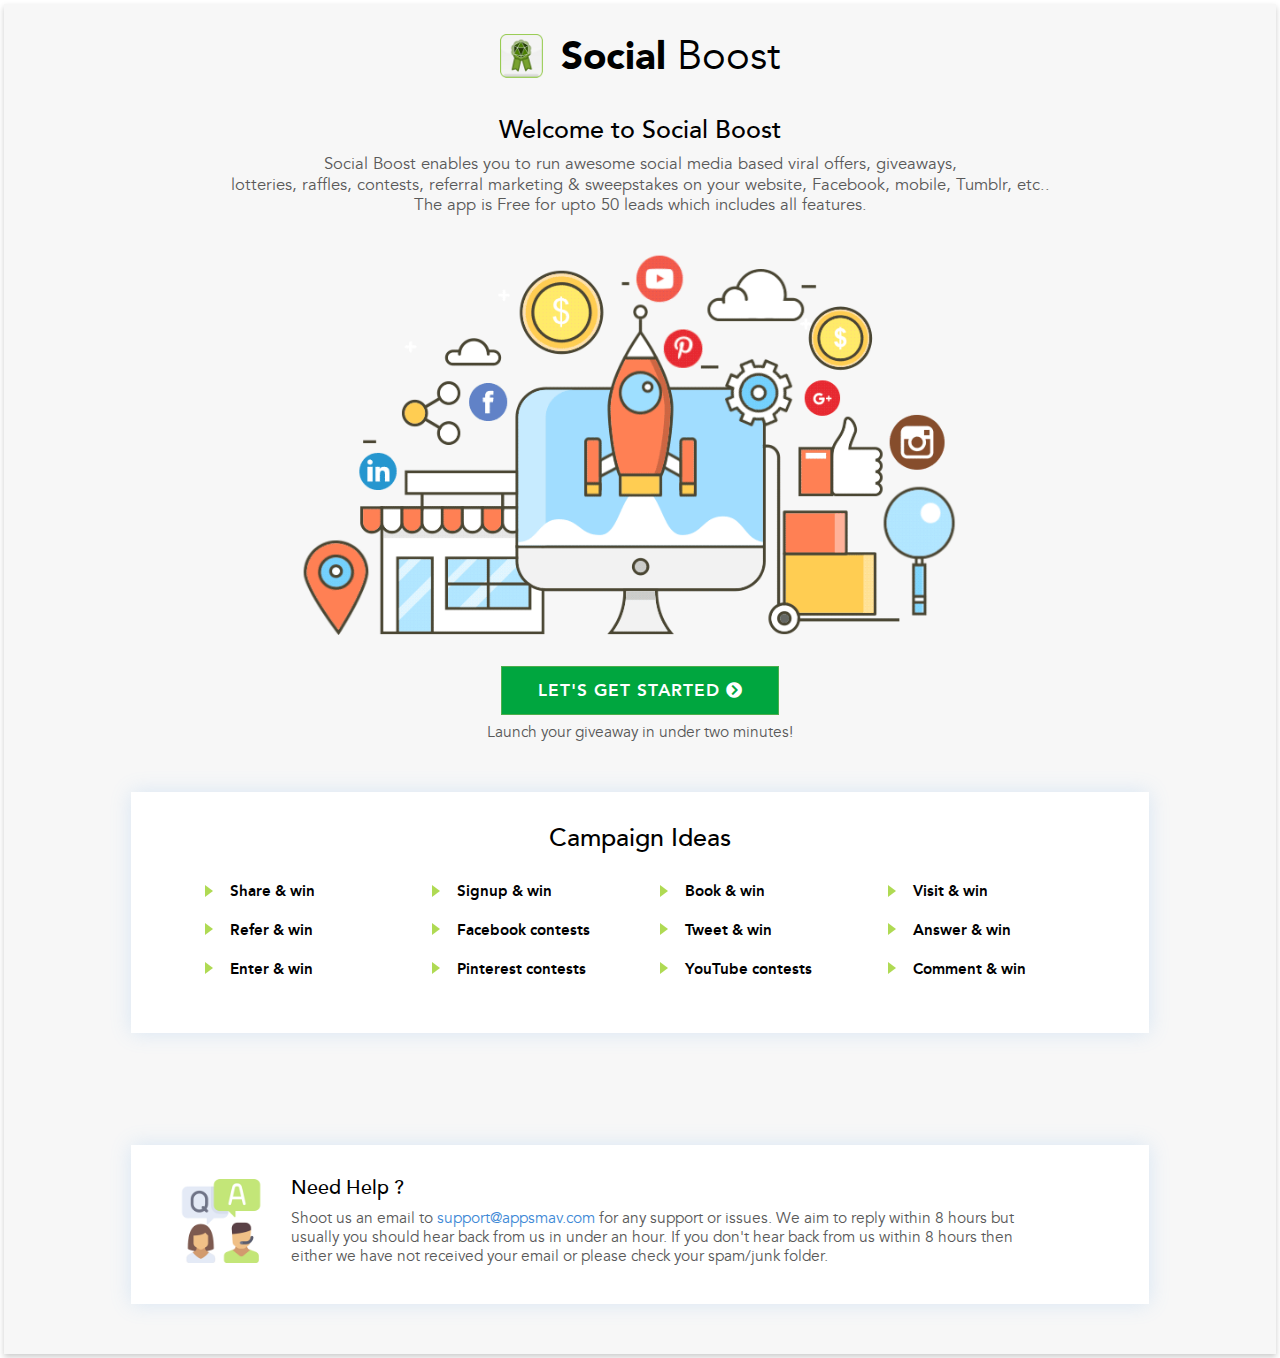
<file: index.html>
<!DOCTYPE html>
<html lang="en">
<head>
  <meta charset="UTF-8">
  <meta name="viewport" content="width=device-width, initial-scale=1.0, maximum-scale=1.0, user-scalable=no">
  <meta http-equiv="X-UA-Compatible" content="ie=edge">
  <title>Social Boost - Onboarding</title>
  <link rel="shortcut icon" href="./assets/img/logo.png" />
  <link rel="stylesheet" href="./assets/css/lib/bootstrap.min.css" />
  <link rel="stylesheet" href="./assets/css/lib/fontawesome-all.min.css" />
  <link rel="stylesheet" href="./assets/css/plugin-screen.css" />
</head>
<body>
  <div class="pgsContainer">

    <!-- Logo -->
    <h1><img src="./assets/img/logo.png" alt="Gratisfaction" /> <span><b>Social</b> Boost</span></h1>

    <section class="pgsSection welcomeSection text-center">

      <!-- Title Block -->
      <hgroup>
        <h2>Welcome to Social Boost</h2>
        <p>Social Boost enables you to run awesome social media based viral offers, giveaways, <br/>
          lotteries, raffles, contests, referral marketing & sweepstakes on your website, Facebook, mobile, Tumblr, etc..<br/>
          The app is Free for upto 50 leads which includes all features.</p>
      </hgroup>

      <div class="pgsImgBlk">
        <figure><img src="./assets/img/social-boost.gif" alt="Social Boost" /></figure>
      </div>

      <div class="btnBlk pgsWrapper">
        <a href="./select.html" class="btn btn-success btn-lg">Let's Get Started <i class="fa fa-chevron-circle-right"></i></a>
        <p>Launch your giveaway in under two minutes!</p>
      </div>

      <div class="pgsCampaignLinks pgsBox pgsWrapper">
        <h2>Campaign Ideas</h2>
        <ul>
          <li><a href="./boxed.html#campaignModal" id="cmpLink1">Share & win</a></li>
          <li><a href="./boxed.html#campaignModal" id="cmpLink2">Signup & win</a></li>
          <li><a href="./boxed.html#campaignModal" id="cmpLink3">Book & win</a></li>
          <li><a href="./boxed.html#campaignModal" id="cmpLink7">Visit & win</a></li>
          <li><a href="./boxed.html#campaignModal" id="cmpLink4">Refer & win</a></li>
          <li><a href="./boxed.html#campaignModal" id="cmpLink5">Facebook contests</a></li>
          <li><a href="./boxed.html#campaignModal" id="cmpLink6">Tweet & win</a></li>
          <li><a href="./boxed.html#campaignModal" id="cmpLink8">Answer & win</a></li>
          <li><a href="./boxed.html#campaignModal" id="cmpLink9">Enter & win</a></li>
          <li><a href="./boxed.html#campaignModal" id="cmpLink10">Pinterest contests</a></li>
          <li><a href="./boxed.html#campaignModal" id="cmpLink11">YouTube contests</a></li>
          <li><a href="./boxed.html#campaignModal" id="cmpLink12">Comment & win</a></li>
        </ul>
      </div>

    </section>

    <!-- Help Block -->
    <div class="pgsWrapper pgsHelp clearfix">
      <img src="./assets/img/pgs-help.png" class="pull-left" alt="Help" />
      <div class="pull-left">
        <h3>Need Help ?</h3>
        <p>Shoot us an email to <a href="mailto:support@appsmav.com" target="_blank">support@appsmav.com</a> for any support or issues. We aim to reply within 8 hours but usually 
          you should hear back from us in under an hour. If you don't hear back from us within 8 hours then either we have not 
          received your email or please check your spam/junk folder.</p>
      </div>
    </div>

  </div>

  <div class="preload">
    <figure class="robot"></figure>
  </div>

</body>
</html>
</file>
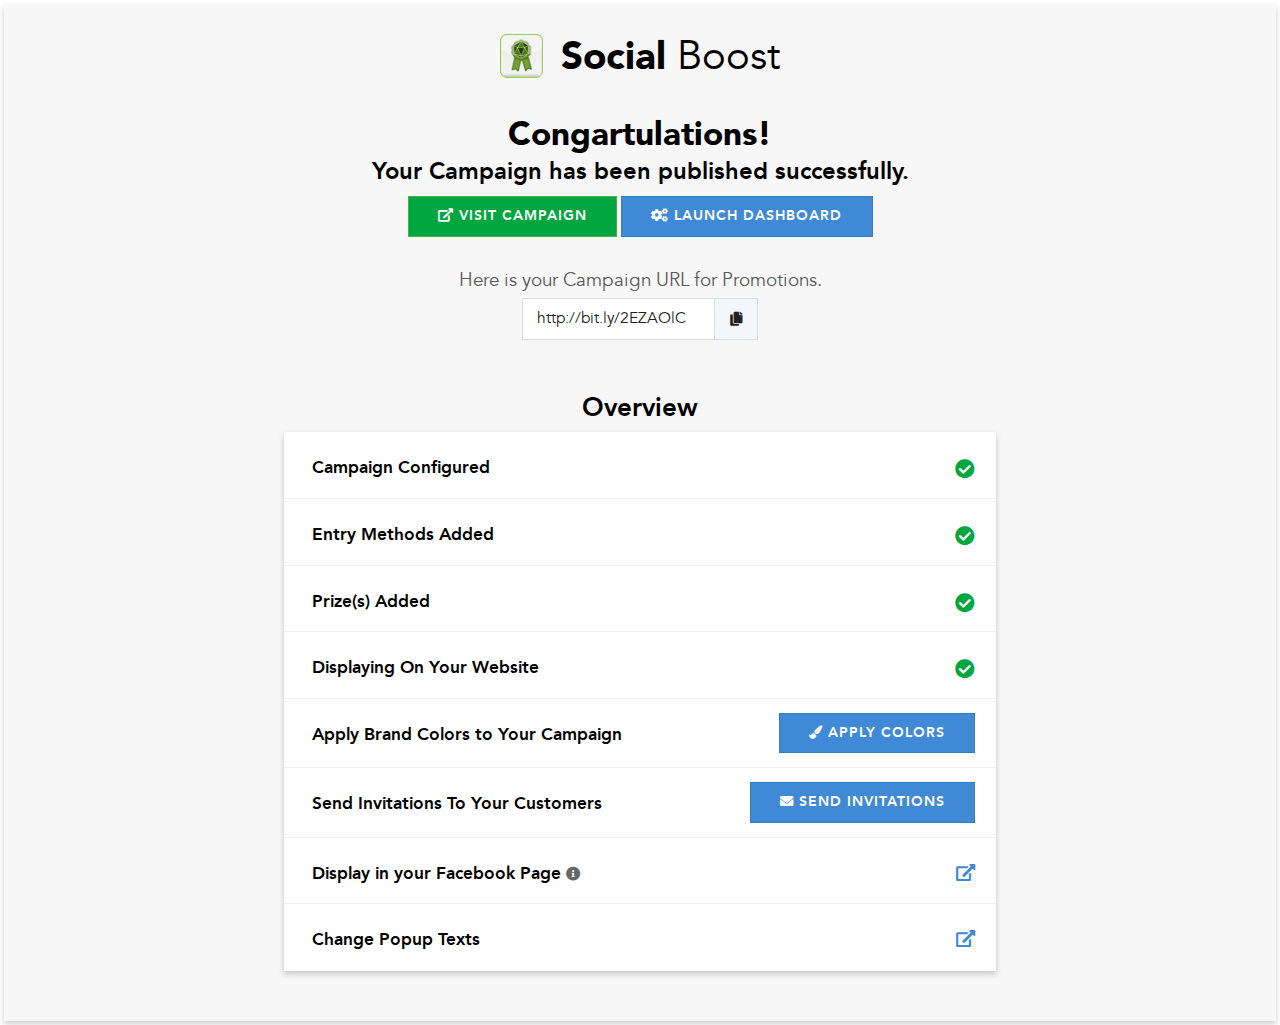
<file: afterPublish.html>
<!DOCTYPE html>
<html lang="en">
<head>
  <meta charset="UTF-8">
  <meta name="viewport" content="width=device-width, initial-scale=1.0, maximum-scale=1.0, user-scalable=no">
  <meta http-equiv="X-UA-Compatible" content="ie=edge">
  <title>Social Boost - Onboarding</title>
  <link rel="shortcut icon" href="./assets/img/logo.png" />
  <link rel="stylesheet" href="./assets/css/lib/bootstrap.min.css" />
  <link rel="stylesheet" href="./assets/css/lib/fontawesome-all.min.css" />
  <link rel="stylesheet" href="./assets/css/plugin-screen.css" />
  <link rel="stylesheet" href="./assets/css/keyframes.css" />
  <script src="./assets/js/lib/jquery.min.js" ></script>
  <script src="./assets/js/lib/bootstrap.min.js"></script>
</head>
<body>
  <div class="pgsContainer" ng-app="">

    <!-- Logo -->
    <h1><img src="./assets/img/logo.png" alt="Gratisfaction" /> <span><b>Social</b> Boost</span></h1>

    <section class="pgsSection pgsPublish text-center" ng-app="">

      <!-- Title Block -->
      <hgroup>
        <h2 class="congrats"><b>Congartulations!</b> Your Campaign has been published successfully.</h2>
        <div class="btnBlk">
          <button class="btn btn-success btn-small"><i class="fa fa-external-link-alt"></i> Visit campaign</button>
          <button class="btn btn-primary btn-small"><i class="fa fa-cogs"></i> Launch dashboard</button>
        </div>
        <p>
          Here is your Campaign URL for Promotions.
          <span class="copyInput"><b id="copytopromo">http://bit.ly/2EZAOlC</b> <i class="fa fa-copy" onclick="return false;"></i></span>
        </p>
      </hgroup>

      <h3>Overview</h3>
      <div class="pgsWrapper pgsOverview">

        <div class="clearfix overviewRow">
          <h4 class="pull-left">Campaign Configured</h4>
          <div class="pull-right">
            <i class="fa fa-check-circle"></i>
          </div>
        </div>

        <div class="clearfix overviewRow">
          <h4 class="pull-left">Entry Methods Added</h4>
          <div class="pull-right">
            <i class="fa fa-check-circle"></i>
          </div>
        </div>

        <div class="clearfix overviewRow">
          <h4 class="pull-left">Prize(s) Added</h4>
          <div class="pull-right">
            <i class="fa fa-check-circle"></i>
          </div>
        </div>

        <div class="clearfix overviewRow">
          <h4 class="pull-left">Displaying On Your Website</h4>
          <div class="pull-right">
            <button class="btn btn-success btn-small hide"><i class="fa fa-check-circle"></i> Publish</button>
            <i class="fa fa-check-circle"></i>
          </div>
        </div>

        <div class="clearfix overviewRow">
          <h4 class="pull-left">Apply Brand Colors to Your Campaign</h4>
          <div class="pull-right">
            <i class="fa fa-check-circle hide"></i>
            <button class="btn btn-primary btn-small"><i class="fa fa-paint-brush"></i> Apply colors</button>
          </div>
        </div>

        <div class="clearfix overviewRow">
          <h4 class="pull-left">Send Invitations To Your Customers</h4>
          <div class="pull-right">
            <button class="btn btn-primary btn-small"><i class="fa fa-envelope"></i> Send Invitations</button>
          </div>
        </div>

        <div class="clearfix overviewRow">
          <h4 class="pull-left">Display in your Facebook Page <span class="tlTip"><i class="fa fa-info-circle"></i><span>The Page Tabs feature is only available to Pages with 2000 or more fans, or pages managed by whitelisted apps.</span></span></h4>
          <div class="pull-right">
              <i class="fa fa-check-circle hide"></i>
              <a class="btn-icon"><i class="fa fa-external-link-alt"></i></a>
          </div>
        </div>

        <div class="clearfix overviewRow">
          <h4 class="pull-left">Change Popup Texts</h4>
          <div class="pull-right">
              <i class="fa fa-check-circle hide"></i>
              <a class="btn-icon"><i class="fa fa-external-link-alt"></i></a>
          </div>
        </div>

      </div>
    
    </section>

    <section class="pgsWrapper pgsPublish pgsBox text-center hide">
        <div class="thanksContent">
            <figure><img src="./assets/img/robot-success.png" /></figure>
            <h3>That's Done!</h3>
            <h2>Thank You</h2>
        </div>
    </section>


  </div>


</body>
</html>
</file>
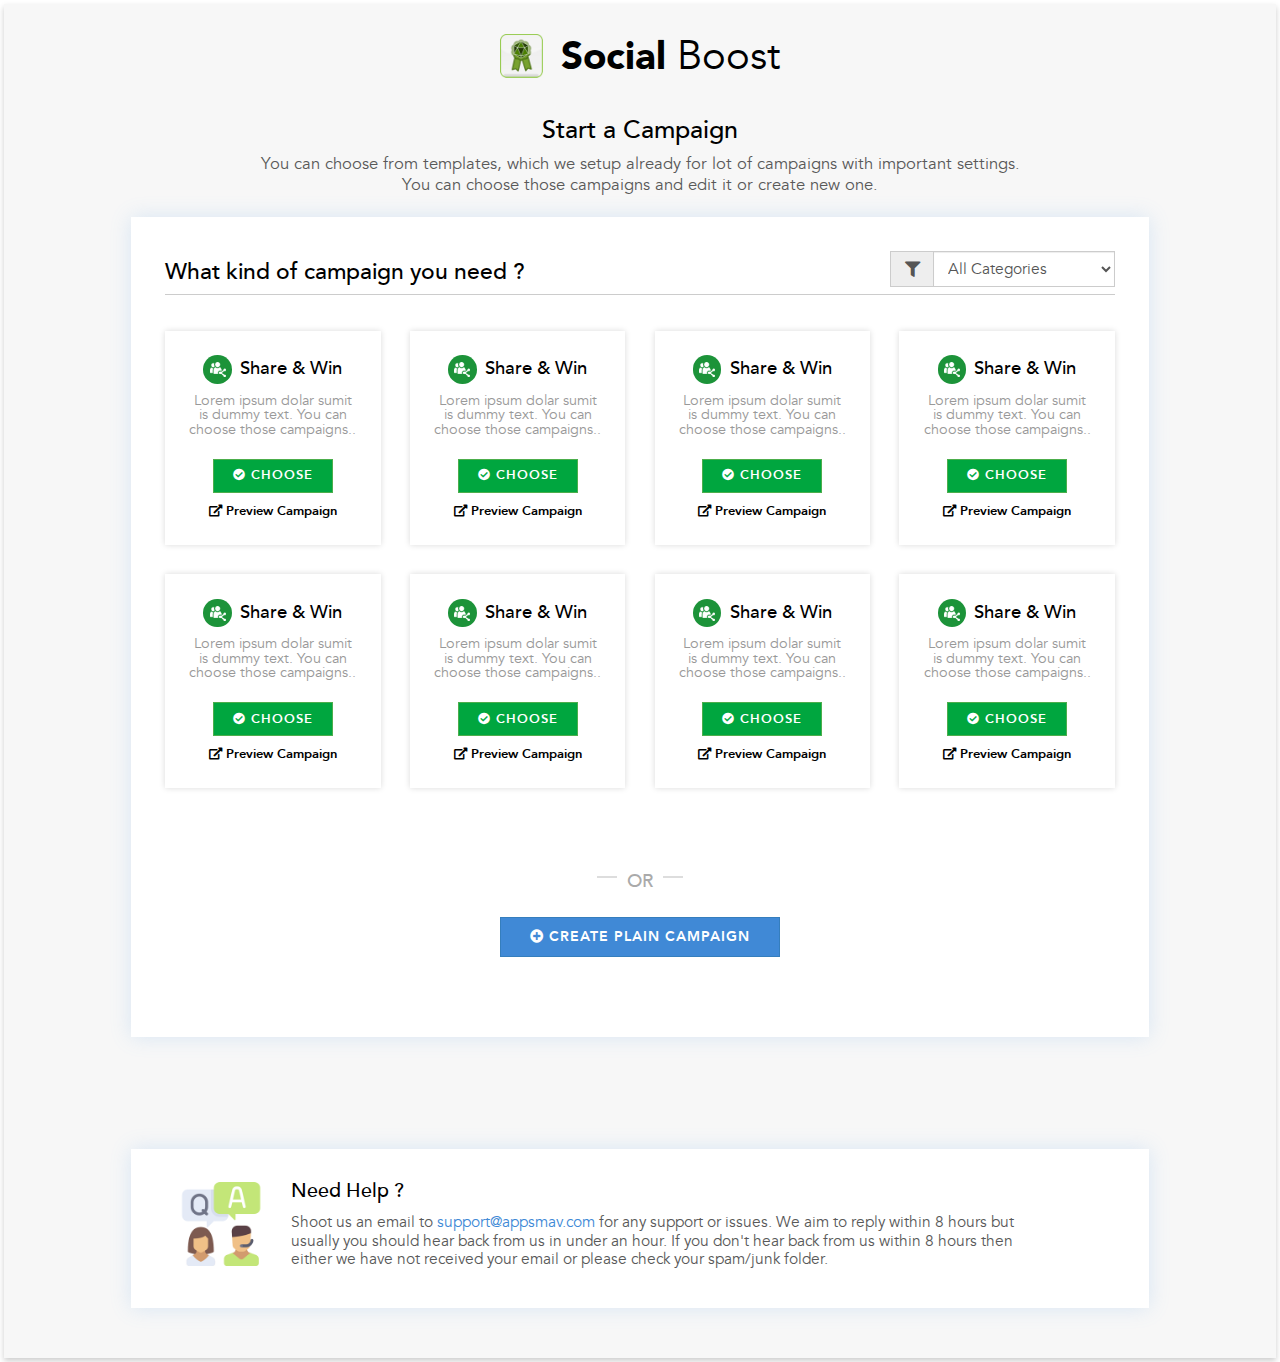
<file: boxed.html>
<!DOCTYPE html>
<html lang="en">
<head>
  <meta charset="UTF-8">
  <meta name="viewport" content="width=device-width, initial-scale=1.0, maximum-scale=1.0, user-scalable=no">
  <meta http-equiv="X-UA-Compatible" content="ie=edge">
  <title>Social Boost - Onboarding</title>
  <link rel="shortcut icon" href="./assets/img/logo.png" />
  <link rel="stylesheet" href="./assets/css/lib/bootstrap.min.css" />
  <link rel="stylesheet" href="./assets/css/lib/fontawesome-all.min.css" />
  <link rel="stylesheet" href="./assets/css/plugin-screen.css" />
  <link rel="stylesheet" href="./assets/css/keyframes.css" />
  <script src="./assets/js/lib/jquery.min.js" ></script>
  <script src="./assets/js/lib/bootstrap.min.js"></script>
</head>
<body>
  <div class="pgsContainer" ng-app="">

    <!-- Logo -->
    <h1><img src="./assets/img/logo.png" alt="Gratisfaction" /> <span><b>Social</b> Boost</span></h1>

    <section class="pgsSection selectSection text-center" ng-app="">

      <!-- Title Block -->
      <hgroup>
        <h2>Start a Campaign</h2>
        <p>You can choose from templates, which we setup already for lot of campaigns with important settings.<br/> You can choose those campaigns and edit it or create new one.</p>
      </hgroup>
      
      <div class="pgsBox pgsWrapper pgsMid">

        <div class="titleBlk text-left clearfix">
          <h4 class="pull-left">What kind of campaign you need ?</h4>
          <div class="pull-right" style="width: 16.1em;">
            <div class="input-group">
              <div class="input-group-addon"><i class="fa fa-filter"></i></div>
              <select class="form-control">
                <option>All Categories</option>
                <option>Giveaway</option>
                <option>Instant win</option>
                <option>Refer a friend</option>
                <option>Sweepstakes</option>
              </select>
            </div>
          </div>
        </div>
        
        <div class="boxedCampaignWrapper">
          
          <ul class="boxedCampaignList clearfix">

            <li>
              <h5><i class="icon-share"></i> <span>Share & Win</span></h5>
              <p>Lorem ipsum dolar sumit is dummy text. You can choose those campaigns..</p>
              <a role="button" class="btn btn-success" data-toggle="modal" data-target="#campaignModal"><i class="fa fa-check-circle"></i> Choose</a>
              <a href="./select.html" class="link-external"><i class="fa fa-external-link-alt"></i> <span>Preview Campaign</span></a>
            </li>
            <li>
              <h5><i class="icon-share"></i> <span>Share & Win</span></h5>
              <p>Lorem ipsum dolar sumit is dummy text. You can choose those campaigns..</p>
              <a role="button" class="btn btn-success" data-toggle="modal" data-target="#campaignModal"><i class="fa fa-check-circle"></i> Choose</a>
              <a href="./select.html" class="link-external"><i class="fa fa-external-link-alt"></i> <span>Preview Campaign</span></a>
            </li>
            <li>
              <h5><i class="icon-share"></i> <span>Share & Win</span></h5>
              <p>Lorem ipsum dolar sumit is dummy text. You can choose those campaigns..</p>
              <a role="button" class="btn btn-success" data-toggle="modal" data-target="#campaignModal"><i class="fa fa-check-circle"></i> Choose</a>
              <a href="./select.html" class="link-external"><i class="fa fa-external-link-alt"></i> <span>Preview Campaign</span></a>
            </li>
            <li>
              <h5><i class="icon-share"></i> <span>Share & Win</span></h5>
              <p>Lorem ipsum dolar sumit is dummy text. You can choose those campaigns..</p>
              <a role="button" class="btn btn-success" data-toggle="modal" data-target="#campaignModal"><i class="fa fa-check-circle"></i> Choose</a>
              <a href="./select.html" class="link-external"><i class="fa fa-external-link-alt"></i> <span>Preview Campaign</span></a>
            </li>
            <li>
              <h5><i class="icon-share"></i> <span>Share & Win</span></h5>
              <p>Lorem ipsum dolar sumit is dummy text. You can choose those campaigns..</p>
              <a role="button" class="btn btn-success" data-toggle="modal" data-target="#campaignModal"><i class="fa fa-check-circle"></i> Choose</a>
              <a href="./select.html" class="link-external"><i class="fa fa-external-link-alt"></i> <span>Preview Campaign</span></a>
            </li>
            <li>
              <h5><i class="icon-share"></i> <span>Share & Win</span></h5>
              <p>Lorem ipsum dolar sumit is dummy text. You can choose those campaigns..</p>
              <a role="button" class="btn btn-success" data-toggle="modal" data-target="#campaignModal"><i class="fa fa-check-circle"></i> Choose</a>
              <a href="./select.html" class="link-external"><i class="fa fa-external-link-alt"></i> <span>Preview Campaign</span></a>
            </li>
            <li>
              <h5><i class="icon-share"></i> <span>Share & Win</span></h5>
              <p>Lorem ipsum dolar sumit is dummy text. You can choose those campaigns..</p>
              <a role="button" class="btn btn-success" data-toggle="modal" data-target="#campaignModal"><i class="fa fa-check-circle"></i> Choose</a>
              <a href="./select.html" class="link-external"><i class="fa fa-external-link-alt"></i> <span>Preview Campaign</span></a>
            </li>
            <li>
              <h5><i class="icon-share"></i> <span>Share & Win</span></h5>
              <p>Lorem ipsum dolar sumit is dummy text. You can choose those campaigns..</p>
              <a role="button" class="btn btn-success" data-toggle="modal" data-target="#campaignModal"><i class="fa fa-check-circle"></i> Choose</a>
              <a href="./select.html" class="link-external"><i class="fa fa-external-link-alt"></i> <span>Preview Campaign</span></a>
            </li>

          </ul>

          <div class="clearfix"></div>

          <h3 class="orText"><span>OR</span></h3>
          <a href="./detail.html" class="btn btn-primary btn-small"><i class="fa fa-plus-circle"></i> Create plain campaign</a>
        
        </div>

      </div>

      <div class="modal campaignModal fade" id="campaignModal">
        <div class="modal-dialog" role="document">

          <button type="button" class="close" data-dismiss="modal"><span>&times;</span></button>

          <div class="modal-content">

            <!-- Title -->
            <div class="modalTitleBlk clearfix">
              <div class="pull-left text-left">
                <figure class="pull-left camp-share"></figure>
                <div class="pull-left">
                    <h4>Share & Win</h4>
                    <p>Lorem ipsum dolar sumit dummy subtitle text</p>
                    <small><b>Category:</b> Instant Win</small>
                </div>
              </div>
              <div class="pull-right text-right">
                <a href="./detail.html" class="btn btn-success btn-small"><i class="fa fa-check-circle"></i> Create This Campaign</a>
                <a href="#" class="link-external"><i class="fa fa-external-link-alt"></i>  <span>Preview This Campaign</span></a>
              </div>
            </div>


            <div class="modalContentBlk clearfix">

              <!-- Slider -->
              <div class="pull-left">
                <div id="carousel-example-generic" class="carousel slide" data-ride="carousel">
                  <!-- Indicators -->
                  <ol class="carousel-indicators">
                    <li data-target="#carousel-example-generic" data-slide-to="0" class="active"></li>
                    <li data-target="#carousel-example-generic" data-slide-to="1"></li>
                    <li data-target="#carousel-example-generic" data-slide-to="2"></li>
                  </ol>
                
                  <!-- Wrapper for slides -->
                  <div class="carousel-inner" role="listbox">
                    <div class="item active">
                      <img src="./assets/img/slider/1/1.jpg" alt="" />
                    </div>
                    <div class="item">
                        <img src="./assets/img/slider/1/2.jpg" alt="" />
                    </div>
                    <div class="item">
                        <img src="./assets/img/slider/1/1.jpg" alt="" />
                    </div>
                  </div>
                
                  <!-- Controls -->
                  <a class="left carousel-control" href="#carousel-example-generic" role="button" data-slide="prev">
                    <span class="glyphicon glyphicon-chevron-left fa fa-chevron-left" aria-hidden="true"></span>
                    <span class="sr-only">Previous</span>
                  </a>
                  <a class="right carousel-control" href="#carousel-example-generic" role="button" data-slide="next">
                    <span class="glyphicon glyphicon-chevron-right fa fa-chevron-right" aria-hidden="true"></span>
                    <span class="sr-only">Next</span>
                  </a>
                </div>
              </div>

              <!-- Tabs -->
              <div class="pull-right text-left">

                  <div>

                    <!-- Nav tabs -->
                    <ul class="nav nav-tabs" role="tablist">
                      <li role="presentation" class="active"><a href="#camp_description" aria-controls="camp_description" role="tab" data-toggle="tab">Description</a></li>
                      <li role="presentation"><a href="#camp_checklist" aria-controls="camp_checklist" role="tab" data-toggle="tab">Checklists</a></li>
                      <li role="presentation"><a href="#camp_faqs" aria-controls="camp_faqs" role="tab" data-toggle="tab">FAQs</a></li>
                    </ul>
                  
                    <!-- Tab panes -->
                    <div class="tab-content">
                      <div role="tabpanel" class="tab-pane active" id="camp_description">
                        <h3>About Share & Win</h3>
                        <p>Lorem ipsum dolor sit amet, consectetur adipisicing elit, sed do eiusmod tempor incididunt ut labore et dolore magna aliqua. Ut enim ad minim veniam, quis nostrud exercitation ullamco laboris nisi ut aliquip ex ea commodo consequat. Duis aute irure dolor in reprehender it in</p>
                        <h3>How Campaign works ?</h3>
                        <p>Lorem ipsum dolor sit amet, consectetur adipisicing elit, sed do eiusmod tempor incididunt ut labore et dolore magna aliqua. Ut enim ad minim veniam, quis nostrud exercitation ullamco laboris nisi ut aliquip ex ea commodo consequat. Duis aute irure dolor in reprehenderit in voluptate velit esse cillum dolore eu fugiat nulla pariatur. Excepteur sint occaecat cupidatat non proident, sunt in culpa qui officia deserunt mollit anim id est laborum. Sed ut perspiciatis unde omnis iste natus error sit voluptatem accusantium doloremque laudantium, totam rem.</p>
                      </div>
                      <div role="tabpanel" class="tab-pane" id="camp_checklist">
                        <ul>
                          <li>Checklist 1</li>
                          <li>Checklist 2</li>
                          <li>Checklist 3</li>
                          <li>Checklist 4</li>
                          <li>Checklist 5</li>
                        </ul>
                      </div>
                      <div role="tabpanel" class="tab-pane" id="camp_faqs">
                          <h3>What is Share & Win ?</h3>
                          <p>Lorem ipsum dolor sit amet, consectetur adipisicing elit, sed do eiusmod tempor incididunt ut labore et dolore magna aliqua. Ut enim ad minim veniam, quis nostrud exercitation ullamco laboris nisi ut aliquip ex ea commodo consequat. Duis aute irure dolor in reprehender it in</p>
                          <h3>How Campaign works ?</h3>
                          <p>Lorem ipsum dolor sit amet, consectetur adipisicing elit, sed do eiusmod tempor incididunt ut labore et dolore magna aliqua. Ut enim ad minim veniam, quis nostrud exercitation ullamco laboris nisi ut aliquip ex ea commodo consequat. Duis aute irure dolor in reprehenderit in voluptate velit esse cillum dolore eu fugiat nulla pariatur. Excepteur sint occaecat cupidatat non proident, sunt in culpa qui officia deserunt mollit anim id est laborum. Sed ut perspiciatis unde omnis iste natus error sit voluptatem accusantium doloremque laudantium, totam rem.</p>
                      </div>
                    </div>
                  
                  </div>

              </div>
            </div><!-- .modalContentBlk -->

            </div>
          </div>
        </div><!-- .modal -->

    </section>

    <!-- Help Block -->
    <div class="pgsWrapper pgsHelp clearfix">
        <img src="./assets/img/pgs-help.png" class="pull-left" alt="Help" />
        <div class="pull-left">
          <h3>Need Help ?</h3>
          <p>Shoot us an email to <a href="mailto:support@appsmav.com" target="_blank">support@appsmav.com</a> for any support or issues. We aim to reply within 8 hours but usually 
              you should hear back from us in under an hour. If you don't hear back from us within 8 hours then either we have not 
              received your email or please check your spam/junk folder.</p>
        </div>
    </div>

  </div>

  <script>
    if (window.location.hash && $(window.location.hash).length) {
      $(window.location.hash).modal('show');
    }
  </script>

</body>
</html>
</file>
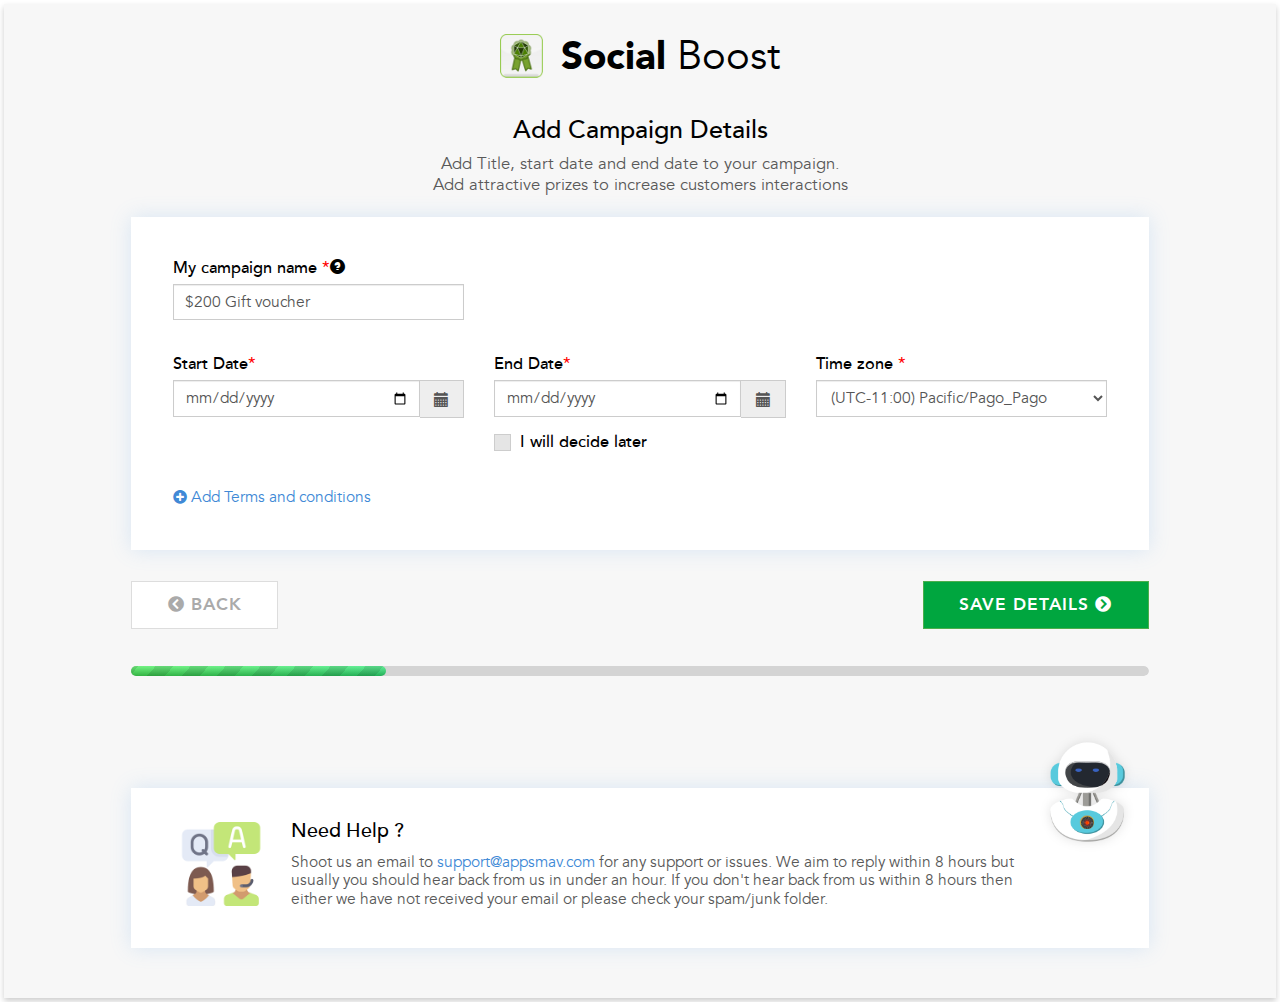
<file: detail.html>
<!DOCTYPE html>
<html lang="en">
<head>
  <meta charset="UTF-8">
  <meta name="viewport" content="width=device-width, initial-scale=1.0, maximum-scale=1.0, user-scalable=no">
  <meta http-equiv="X-UA-Compatible" content="ie=edge">
  <title>Social Boost - Onboarding</title>
  <link rel="shortcut icon" href="./assets/img/logo.png" />
  <link rel="stylesheet" href="./assets/css/lib/bootstrap.min.css" />
  <link rel="stylesheet" href="./assets/css/lib/fontawesome-all.min.css" />
  <link rel="stylesheet" href="./assets/css/plugin-screen.css" />
  <link rel="stylesheet" href="./assets/css/keyframes.css" />
  <script src="./assets/js/lib/jquery.min.js" ></script>
  <script src="./assets/js/lib/bootstrap.min.js"></script>
</head>
<body>
  <div class="pgsContainer" ng-app="">

    <!-- Logo -->
    <h1><img src="./assets/img/logo.png" alt="Gratisfaction" /> <span><b>Social</b> Boost</span></h1>

    <section class="pgsSection selectSection text-center" ng-app="">

      <!-- Title Block -->
      <hgroup>
        <h2>Add Campaign Details</h2>
        <p>Add Title, start date and end date to your campaign.<br/> Add attractive prizes to increase customers interactions</p>
      </hgroup>
      
      <div class="pgsDetailForm pgsBox pgsWrapper pgsMid text-left">

        <div class="row">
          <div class="col-xs-4">
            <div class="form-group">
                <label class="control-label" for="competition_name">My campaign name <span class="glyphicon-asterisk"></span><span class="helpNote" data-toggle="tooltip" data-placement="bottom" title="Tip: Titles that mention prizes attract more attention. E.g. $200 Voucher Giveaway. Win a TV. Win a Free Holiday to Hawaii”."><i class="glyphicon glyphicon-question-sign"></i></span></label>
                <input class="form-control" id="competition_name" maxlength="100" name="competition[name]" value="$200 Gift voucher" type="text">
            </div>
          </div>
        </div>

        <div class="row">
            <div class="col-xs-4">
              <div class="form-group">
                <label class=" control-label" for="competition_start_date">Start Date<span class="glyphicon-asterisk"></span></label>
                <label class="input-group date" id="competition_start_datepicker">
                  <input class="form-control" data-date-format="MM/DD/YYYY hh:mm A" id="competition_start_date" name="competition[start_date]" type="date" value="04/19/2018 03:43 PM">
                  <span class="input-group-addon">
                    <span class="glyphicon glyphicon-calendar"></span>
                  </span>
                </label>
              </div>
            </div>
            <div class="col-xs-4">
              <div class="form-group">
                  <label class="control-label" for="competition_end_date">End Date<span class="glyphicon-asterisk"></span></label>
                  <label class="input-group date" id='competition_end_datepicker'>
                      <input class="form-control" data-date-format="MM/DD/YYYY hh:mm A" id="competition_end_date" name="competition[end_date]" type="date" value="06/02/2018 11:59 PM">
                      <span class="input-group-addon">
                          <span class="glyphicon glyphicon-calendar"></span>
                      </span>
                  </label>
                  <div>
                    <label class="control-label checkbox inline noMarginBottom">
                        <input type="checkbox" name="campaignEndStatus" />
                        <span class="check"><i></i></span>
                        <span class="checkbox_text">I will decide later</span>
                    </label>
                  </div>
              </div>
            </div>
            <div class="col-xs-4">
              <div class="form-group">
                  <label class=" control-label" for="competition_timezone">Time zone <span class="glyphicon-asterisk"></span></label>
                  <div class="timezoneSelect">
                      <select id="competition_timezone" class='form-control'>
                          <option value='Pacific/Pago_Pago' >(UTC-11:00) Pacific/Pago_Pago</option><option value='Pacific/Midway' >(UTC-11:00) Pacific/Midway</option><option value='Pacific/Niue' >(UTC-11:00) Pacific/Niue</option><option value='Pacific/Rarotonga' >(UTC-10:00) Pacific/Rarotonga</option><option value='Pacific/Tahiti' >(UTC-10:00) Pacific/Tahiti</option><option value='Pacific/Honolulu' >(UTC-10:00) Pacific/Honolulu</option>
                      </select>
                  </div>
                </div>
            </div>
          </div>

          <div class="termsWrapper">
            <a role="button" onclick="$('.termsBlk').slideToggle();">
                <span class="addTerms"><i class="fa fa-plus-circle"></i> Add</span>
                <span class="editTerms hide"><i class="glyphicon glyphicon-edit"></i> Edit</span>
                Terms and conditions
            </a>
            <div class="termsBlk" style="display: none;">
                <div class="boxBorder rulesTerm" style="border-top : solid 1px #ddd; margin-bottom: 10px;">
                    <textarea class="form-control" id="competition_terms" name="competition[terms]" rows="4"></textarea>
                </div>
                <div class="clearfix">
                    <div class="pull-left">
                        <a role="button" class="txtLink" data-toggle="modal" data-target="#copy_rules_popin"><i class="fa fa-plus-square"></i> Use rules template</a>
                    </div>
                    <div class="text-right pull-right">
                        <a data-dismiss="modal" data-type="terms" class="btn btn-success btn-small"><i class="fa fa-check-circle"></i> Apply</a>
                    </div>
                </div>
            </div>
          </div>

      </div>

      <div class="pgsButtons pgsWrapper pgsMid clearfix">
        <a href="./select.html" class="btn btn-default btn-lg pull-left"><i class="fa fa-chevron-circle-left"></i> Back</a>
        <a href="./entries.html" class="btn btn-success btn-lg pull-right">Save Details <i class="fa fa-chevron-circle-right"></i></a>
      </div>

      <div class="pgsWrapper pgsMid pgsProgress">
        <div class="progressBar"><div class="progressHandle"></div></div>
      </div>


      <div class="modal fade" id="copy_rules_popin" role="dialog">
        <div class="modal-dialog">
            <div class="modal-content">
                <button type="button" class="close" data-dismiss="modal"><span aria-hidden="true">&times;</span></button>
                <h4 class="modal-title" id="myModalLabel">Campaign Rules Template</h4>
                <div class="modal-body">
                    <div class="alert alert-warning small text-left">
                        <p><i class="fa fa-exclamation-triangle"></i> <b>DISCLAIMER:</b> We have created a standard set of rules which will help you launch your campaign. HOWEVER, most states and countries have different laws and regulations for running such campaigns. These rules are very general in nature and may or may not be suitable for you. </p>
                        <p>By using these rules, you must agree to the following: </p>
                        <p>Apps Mav & Maverick Mav assume no responsibility for whether you are in compliance with the law.
                            You understand that it is your responsibility to ensure you are complying with the rules and regulations of all the jurisdictions that apply to you & your campaign.
                        </p>
                        <p>By clicking on the Insert button below you agree to the terms & conditions of the stated disclaimer.</p>
                    </div>
                    <div id="default_rules">
                        <form>
                            <div class="form-group row">
                                <label class="col-md-4">Company Address<span class="glyphicon-asterisk"></span></label>
                                <div class="col-md-8"><input id="company_address" class="form-control" type="text" value="" maxlength="100" tabindex="1" name="company_address"></div>
                            </div>
                            <div class="form-group row">
                                <label class="col-md-4">City<span class="glyphicon-asterisk"></span></label>
                                <div class="col-md-8"><input id="company_city" class="form-control" type="text" value="" tabindex="2" name="company_city"></div>
                            </div>
                            <div class="form-group row">
                                <label class="col-md-4">State<span class="glyphicon-asterisk"></span></label>
                                <div class="col-md-8"><input id="company_state" class="form-control" type="text" value="" tabindex="3" name="company_state"></div>
                            </div>
                            <div class="form-group row">
                                <label class="col-md-4">Country<span class="glyphicon-asterisk"></span></label>
                                <div class="col-md-8"><input id="company_country" class="form-control" type="text" value="" tabindex="4" name="company_country"></div>
                            </div>
                            <div class="form-group row">
                                <label class="col-md-4">Countries Eligibility <span class="glyphicon-asterisk"></span>
                                    <span class="helpNote" data-toggle="tooltip" data-placement="bottom" title="" data-original-title="Countries you enter in this field will be displayed in the terms & conditions as eligible countries of participation in your campaign."><i class="glyphicon glyphicon-question-sign"></i></span>
                                </label>
                                <div class="col-md-8"><input id="countries_eligibility" class="form-control" type="text" value="" tabindex="5" name="countries_eligibility"></div>
                            </div>
                            <div class="form-group row">
                                <label class="col-md-4">Age Eligibility <span class="glyphicon-asterisk"></span></label>
                                <div class="col-md-8"><input id="age_eligibility" class="form-control" type="text" value="18+" tabindex="6" name="age_eligibility"></div>
                            </div>
                            <div class="form-group row">
                                <label class="col-md-4">List your prize <span class="glyphicon-asterisk"></span></label>
                                <div class="col-md-8"><input id="contest_prizes" class="form-control" type="text" value="" tabindex="7" name="contest_prizes"></div>
                            </div>
                            <div class="form-group row">
                                <label class="col-md-4">Campaign Type<span class="glyphicon-asterisk"></span></label>
                                <div class="col-md-8">
                                    <select id="contest_type" class="form-control" name="contest_type" tabindex="8">
                                        <option value="Contest">Contest</option>
                                        <option value="Giveaway">Giveaway</option>
                                        <option value="Lottery">Lottery</option>
                                        <option value="Offer">Offer</option>
                                        <option value="Raffle">Raffle</option>
                                        <option value="Sweepstakes" selected>Sweepstakes</option>
                                        <option value="other">Other</option>
                                    </select>
                                    <br/>
                                    <input id="contest_type_other"  style="display : none;" class="form-control" type="text" value="" name="contest_type_other">
                                </div>
                            </div>
                        </form>
                    </div>
                    <div class="text-right">
                        <button type="button" class="btn btn-lg btn-default" data-dismiss="modal"><i class="fa fa-times-circle"></i> Cancel</button>
                        <button type="button" class="btn btn-lg btn-success"><i class="fa fa-check-circle"></i> Insert</button>
                    </div>
                </div>
            </div>
        </div>
    </div>

    </section>

    <!-- Help Block -->
    <div class="pgsWrapper pgsHelp clearfix">
        <img src="./assets/img/pgs-help.png" class="pull-left" alt="Help" />
        <div class="pull-left">
          <h3>Need Help ?</h3>
          <p>Shoot us an email to <a href="mailto:support@appsmav.com" target="_blank">support@appsmav.com</a> for any support or issues. We aim to reply within 8 hours but usually 
              you should hear back from us in under an hour. If you don't hear back from us within 8 hours then either we have not 
              received your email or please check your spam/junk folder.</p>
        </div>

        <div class="helpRobot">

          <figure class="floatingRobot">
            <img src="./assets/img/pgs-robot.png" alt="Robot" />
            <span></span>
          </figure>
        </div>
    </div>

  </div>


</body>
</html>
</file>
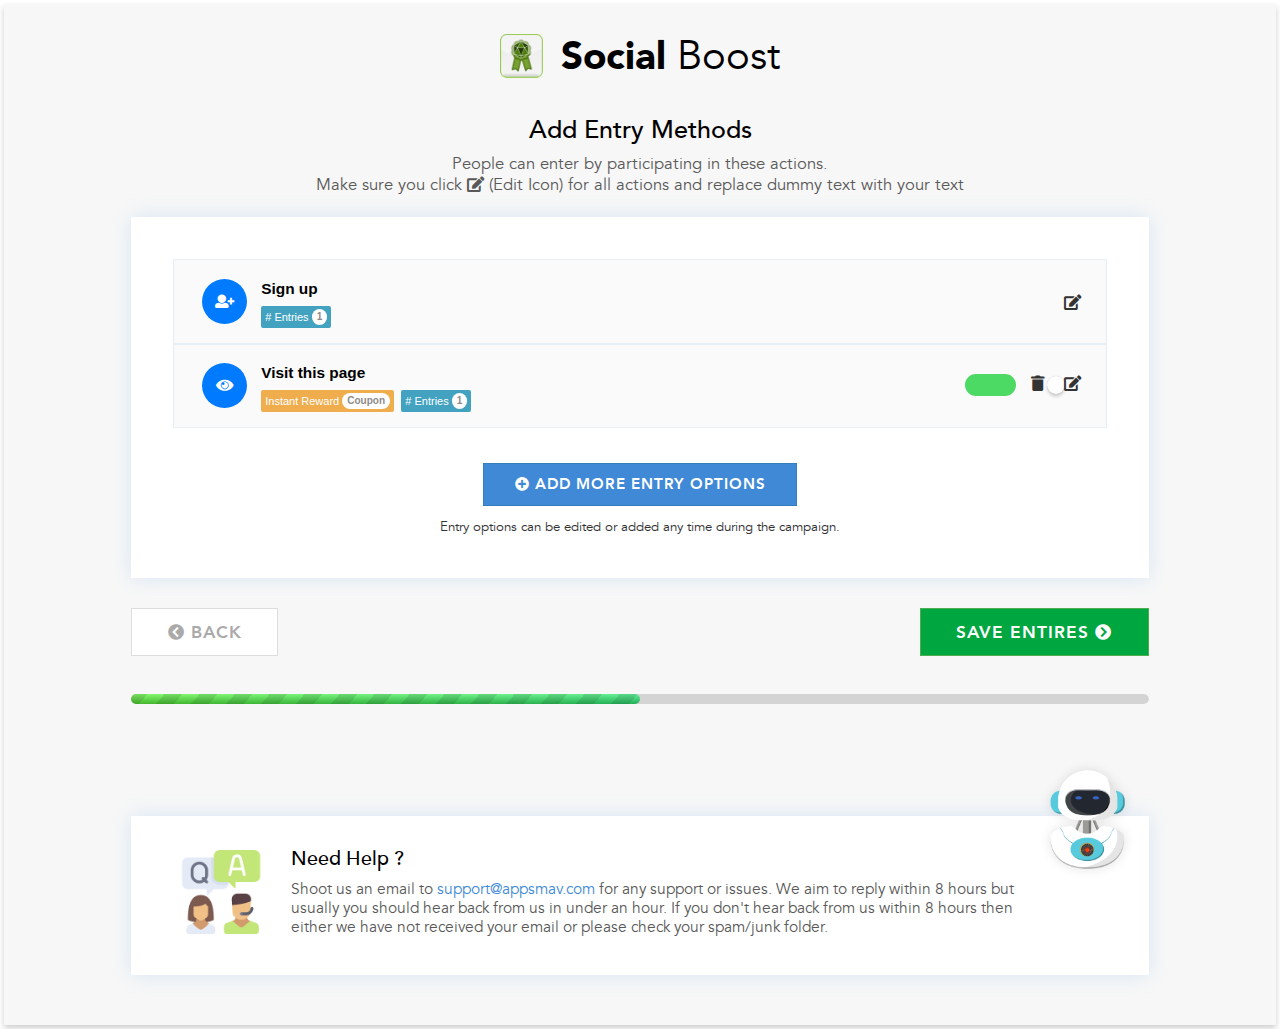
<file: entries.html>
<!DOCTYPE html>
<html lang="en">
<head>
  <meta charset="UTF-8">
  <meta name="viewport" content="width=device-width, initial-scale=1.0, maximum-scale=1.0, user-scalable=no">
  <meta http-equiv="X-UA-Compatible" content="ie=edge">
  <title>Social Boost - Onboarding</title>
  <link rel="shortcut icon" href="./assets/img/logo.png" />
  <link rel="stylesheet" href="./assets/css/lib/bootstrap.min.css" />
  <link rel="stylesheet" href="./assets/css/lib/fontawesome-all.min.css" />
  <link rel="stylesheet" href="./assets/css/plugin-screen.css" />
  <link rel="stylesheet" href="./assets/css/keyframes.css" />
  <script src="./assets/js/lib/jquery.min.js" ></script>
  <script src="./assets/js/lib/bootstrap.min.js"></script>
</head>
<body>
  <div class="pgsContainer" ng-app="">

    <!-- Logo -->
    <h1><img src="./assets/img/logo.png" alt="Gratisfaction" /> <span><b>Social</b> Boost</span></h1>

    <section class="pgsSection selectSection text-center" ng-app="">

      <!-- Title Block -->
      <hgroup>
        <h2>Add Entry Methods</h2>
        <p>People can enter by participating in these actions. <br/> Make sure you click <i class="fa fa-edit"></i> (Edit Icon) for all actions and replace dummy text with your text</p>
      </hgroup>
      
      <div class="pgsDetailForm pgsBox pgsWrapper text-left">

        <div class="addedActionsList">
        <div id="entries_container_top">
            <h4 id="top_entry_47590" class="addedAction lt headBox user_sso">
                <p class="text">
                    <i class="fa fa-user-plus"></i>
                    <span class="pointer">
                        <span id="title_top_text_0">Sign up</span>
                        <br>
                        <span id="points_show_0">
                            <span class="rewardType" title="Reward 1 entry to participants who complete this action">
                                <small class="rewardEntry"> # Entries
                                    <span class="badge">1</span>
                                </small>
                            </span>
                        </span>
                    </span>
                </p>
                <span class="unActions text-right">
                    <span class="action_pause hide">
                        <span class="onoffswitch">
                            <label class="toggle-checkbox">
                                <input type="checkbox" value="47590" data-typ="user_sso" checked="" class="onoffswitch-checkbox" name="action_off">
                                <span class="togglebox">
                                    <span></span>
                                </span>
                            </label>
                        </span>
                        <a class="" href="javascript:void(0);" title="Delete">
                            <span class="fa fa-trash"></span>
                        </a>
                    </span>
                    <span>
                        <a class="" href="javascript:void(0);" onclick="Raffle.editEntry('0', 47590);" title="Edit">
                            <span class="fa fa-edit" aria-hidden="true"></span>
                        </a>
                    </span>
                </span>
            </h4>
            <h4 id="top_entry_47615" class="addedAction lt headBox visit_page">
                <p class="text">
                    <i class="fa fa-user-plus"></i>
                    <span class="pointer">
                        <span id="title_top_text_1">Visit this page</span>
                        <br>
                        <span id="points_show_1">
                            <span class="rewardType" title="Reward 10% coupon &amp; 1 entry to participants who complete this action">
                                <small class="rewardOther">Instant Reward
                                    <span class="badge"> Coupon </span>
                                </small>
                                <small class="rewardEntry"> # Entries
                                    <span class="badge">1</span>
                                </small>
                            </span>
                        </span>
                    </span>
                </p>
                <span class="unActions text-right">
                    <span class="action_pause ">
                        <label class="toggle-checkbox">
                            <input type="checkbox" value="47615" data-typ="visit_page" checked="" class="onoffswitch-checkbox" name="action_off">
                            <span class="toggle">
                                <span><i></i></span>
                            </span>
                        </label>
                        <a class="" href="javascript:void(0);" title="Delete">
                            <span class="fa fa-trash"></span>
                        </a>
                    </span>
                    <span>
                        <a class="" href="javascript:void(0);" title="Edit">
                            <span class="fa fa-edit" aria-hidden="true"></span>
                        </a>
                    </span>
                </span>
            </h4>
        </div>

        </div> <!-- Added actions End -->


        <div class="text-center">
            <p><button class="addEntryBtn btn btn-primary btn-lg" onclick="$('#action_link_block').show(0); $('.pgsDetailForm').addClass('expanded');"><i class="fa fa-plus-circle"></i> ADD MORE ENTRY OPTIONS</button></p>
            <div class="small note">Entry options can be edited or added any time during the campaign.</div>
        </div>


        <div id="action_link_block" class="actionLinksBlock" style="display: none;">
            <ul class="dropdownBlock brandbtn">
                <li>
                    <a id="blog_post_comment_action" class="btn btn-primary" onclick="Campaign.addBlogComment(this);">
                        <i class="fab fa-wordpress-simple"></i>
                        <span>
                            <b>Blog Comments</b>
                            <span data-placement="bottom" data-toggle="tooltip" class="helpNote" type="button" data-original-title="Ask entrants to comment on your blog post. This action works only for WordPress based websites &amp; blogs." style="margin: -4px 0 0;"><i class="glyphicon glyphicon-question-sign"></i></span>
                        </span>
                    </a>
                </li>
                <li>
                    <a id="booking_form" class="btn btn-primary" onclick="Campaign.addBookingForm(this);" style="background: #2a56c3;">
                        <i class="fab fa-wpforms"></i>
                        <span>
                            <b>Create Form</b>
                            <span data-placement="bottom" data-toggle="tooltip" class="helpNote" type="button" data-original-title="CREATE CUSTOM FORM &amp; REWARD USERS FOR COMPLETING THIS FORM. E.G. MAKE A BOOKING, REGISTER FOR A WEBINAR OR EVENT, SUBSCRIBE TO NEWSLETTER, ETC." style="margin-bottom: 0px; margin-top: -4px;"><i class="glyphicon glyphicon-question-sign"></i></span>
                        </span>
                    </a>
                </li>
                <li class="dropdown">
                    <a data-toggle="dropdown" class="btn btn-primary">
                        <i class="fab fa-facebook"></i>
                        <span>
                            <b>Facebook <i class="fa fa-angle-down"></i></b>
                            <span data-placement="bottom" data-toggle="tooltip" class="helpNote" type="button" data-original-title="Create Facebook actions as part of your campaign" style="margin-bottom: 0px; margin-top: -4px;"><i class="glyphicon glyphicon-question-sign"></i></span>
                        </span>
                    </a>
    
                    <ul class="dropdown-menu" role="menu">
                        <li>
                            <a onclick="Campaign.addFacebook('visit');">Visit a Facebook Page <small>Includes Like</small></a>
                        </li>
                        <li>
                            <a onclick="Campaign.addFacebook('share');">Share on Facebook</a>
                        </li>
                        <li>
                            <a onclick="Campaign.addFacebook('comment');">Comment</a>
                        </li>
                    </ul>
                </li>
                <li>
                    <a class="btn btn-primary" onclick="Campaign.addGooglePage();">
                        <i class="fab fa-google-plus"></i>
                        <span>
                            <b>Google +</b>
                            <span data-placement="bottom" data-toggle="tooltip" class="helpNote" type="button" data-original-title="Ask Users to Visit a Google plus page as an entry condition to participate in your campaign" style="margin-bottom: 0px; margin-top: -4px;"><i class="glyphicon glyphicon-question-sign"></i></span>
                        </span>
                    </a>
                </li>
                <li class="dropdown">
                    <a data-toggle="dropdown" class="btn btn-primary">
                        <i class="fab fa-instagram"></i>
                        <span>
                            <b>Instagram <i class="fa fa-angle-down"></i></b>
                            <span data-placement="bottom" data-toggle="tooltip" class="helpNote" type="button" data-original-title="Create Instagram actions as part of your campaign" style="margin-bottom: 0px; margin-top: -4px;"><i class="glyphicon glyphicon-question-sign"></i></span>
                        </span>
                    </a>
                    <ul class="dropdown-menu" role="menu">
                        <li>
                            <a onclick="Campaign.addInstagram('follow');">Visit a Profile</a>
                        </li>
                        <li>
                            <a onclick="Campaign.addInstagram('like');">View a Photo or Video</a>
                        </li>
                    </ul>
                </li>
                <li class="dropdown">
                    <a data-toggle="dropdown" class="btn btn-primary">
                        <i class="fab fa-pinterest"></i>
                        <span>
                            <b>Pinterest <i class="fa fa-angle-down"></i></b>
                            <span data-placement="bottom" data-toggle="tooltip" class="helpNote" type="button" data-original-title="Create Pinterest actions as part of your campaign" style="margin-bottom: 0px; margin-top: -4px;"><i class="glyphicon glyphicon-question-sign"></i></span>
                        </span>
                    </a>
                    <ul class="dropdown-menu" role="menu">
                        <li>
                            <a onclick="Campaign.addPinterest('follow');">Follow on Pinterest</a>
                        </li>
                        <li class="disabled">
                            <a onclick="return false" data-placement="bottom" data-toggle="tooltip" data-original-title="Pinterest Pin an Image action is no longer available due to change in Pinterest's policy">Pin an Image</a>
                        </li>
                        <li>
                            <a onclick="Campaign.addPinterest('board');">Follow a Board</a>
                        </li>
                    </ul>
                </li>
                <li class="dropdown">
                    <a onclick="Campaign.addQuestion('quiz_choice');" id="campaign_quiz" data-toggle="" class="btn btn-primary">
                        <i class="fa fa-lightbulb"></i>
                        <span>
                            <b>Quiz</b>
                            <span data-placement="bottom" data-toggle="tooltip" class="helpNote" type="button" data-original-title="Ask questions drawing attention of users to your business, products or offers. Increase your share of mind." style="margin-bottom: 0px; margin-top: -4px;"><i class="glyphicon glyphicon-question-sign"></i></span>
                        </span>
                    </a>
                </li>
                <li class="dropdown">
                    <a data-toggle="dropdown" class="btn btn-primary">
                        <i class="fab fa-soundcloud"></i>
                        <span>
                            <b>SoundCloud <i class="fa fa-angle-down"></i></b>
                            <span data-placement="bottom" data-toggle="tooltip" class="helpNote" type="button" data-original-title="Create SoundCloud Actions as part of your campaign" style="margin-bottom: 0px; margin-top: -4px;"><i class="glyphicon glyphicon-question-sign"></i></span>
                        </span>
                    </a>
                    <ul class="dropdown-menu" role="menu">
                        <li>
                            <a id="addSoundCloudFollow" onclick="Campaign.addSoundCloud(this, 'follow');">Follow this SoundCloud user</a>
                        </li>
                        <li>
                            <a id="addSoundCloudLike" onclick="Campaign.addSoundCloud(this, 'like');">Like a Track</a>
                        </li>
                    </ul>
                </li>
                <li class="dropdown">
                    <a id="campaign_question" data-toggle="dropdown" class="btn btn-primary">
                        <i class="fab fa-wpforms"></i>
                        <span>
                            <b>Surveys <i class="fa fa-angle-down"></i></b>
                            <span data-placement="bottom" data-toggle="tooltip" class="helpNote" type="button" data-original-title="Ask participants a question as an action. Use this for drawing attention to your products or offers, feedback, surveys or run secret code campaigns." style="margin-bottom: 0px; margin-top: -4px;"><i class="glyphicon glyphicon-question-sign"></i></span>
                        </span>
                    </a>
                    <ul class="dropdown-menu dropdown-menu-right" role="menu" aria-labelledby="campaign_question">
                        <li>
                            <a onclick="Campaign.addQuestion('answer');">Open-ended Questions</a>
                        </li>
                        <li>
                            <a onclick="Campaign.addQuestion('choice');">Multiple Choice - Single Answer </a>
                        </li>
                        <li>
                            <a onclick="Campaign.addQuestion('mchoice');">Multiple Choice - Multiple Answers</a>
                        </li>
                    </ul>
                </li>
                <li class="dropdown">
                    <a data-toggle="dropdown" class="btn btn-primary">
                        <i class="fab fa-twitter"></i>
                        <span>
                            <b>Twitter <i class="fa fa-angle-down"></i></b>
                            <span data-placement="bottom" data-toggle="tooltip" class="helpNote" type="button" data-original-title="Create Twitter actions as part of your campaign" style="margin-bottom: 0px; margin-top: -4px;"><i class="glyphicon glyphicon-question-sign"></i></span>
                        </span>
                    </a>
    
                    <ul class="dropdown-menu" role="menu">
                        <li>
                            <a onclick="Campaign.addTwitter('retweet');">Retweet a Tweet</a>
                        </li>
                        <li>
                            <a onclick="Campaign.addTwitter('tweet');">Tweet</a>
                        </li>
                        <li>
                            <a onclick="Campaign.addTwitter('hashtag');">Hashtag</a>
                        </li>
                        <li>
                            <a onclick="Campaign.addTwitter('follow');">Follow on Twitter</a>
                        </li>
                    </ul>
                </li>
                <li>
                    <a class="btn btn-primary" onclick="Campaign.addVisitPage();">
                        <i class="fa fa-eye" style="font-weight: 600"></i>
                        <span>
                            <b>Visit a web page</b>
                            <span data-placement="bottom" data-toggle="tooltip" class="helpNote" type="button" data-original-title="REWARD USERS FOR VISITING A WEB PAGE &amp; ADDITIONALLY ASK THEM A QUESTION ABOUT THE CONTENT ON THAT PAGE." style=" margin-top: -4px;"><i class="glyphicon glyphicon-question-sign"></i></span>
                        </span>
                    </a>
                </li>
                <li class="dropdown">
                    <a data-toggle="dropdown" class="btn btn-primary">
                        <i class="fab fa-youtube"></i>
                        <span>
                            <b>YouTube <i class="fa fa-angle-down"></i></b>
                            <span data-placement="bottom" data-toggle="tooltip" class="helpNote" type="button" data-original-title="Create YouTube actions as part of your campaign" style="margin-bottom: 0px; margin-top: -4px;"><i class="glyphicon glyphicon-question-sign"></i></span>
                        </span>
                    </a>
                    <ul class="dropdown-menu" role="menu">
                        <li>
                            <a id="addYtSubscribe" onclick="Campaign.addYouTube(this, 'subscribe');">Subscribe To My Channel</a>
                        </li>
                        <li>
                            <a id="addYtLike" onclick="Campaign.addYouTube(this, 'like');">Like a Video</a>
                        </li>
                        <li>
                            <a id="addYtWatch" onclick="Campaign.addYouTube(this, 'watch');">Watch a Video</a>
                        </li>
                    </ul>
                </li>
            </ul>

            <div class="text-center">
                <p><button class="addEntryBtn btn btn-primary btn-mini" onclick="$('#action_link_block').hide(0); $('.pgsDetailForm').removeClass('expanded');"><i class="fa fa-times-circle"></i> Hide</button></p>
            </div>
        </div>

      </div>

      <div class="pgsButtons pgsWrapper pgsMid clearfix">
        <a href="./detail.html" class="btn btn-default btn-lg pull-left"><i class="fa fa-chevron-circle-left"></i> Back</a>
        <a href="./prize.html" class="btn btn-success btn-lg pull-right">Save Entires <i class="fa fa-chevron-circle-right"></i></a>
      </div>

      <div class="pgsWrapper pgsMid pgsProgress">
        <div class="progressBar"><div class="progressHandle" style="left: -50%;"></div></div>
      </div>


    </section>

    <!-- Help Block -->
    <div class="pgsWrapper pgsHelp clearfix">
        <img src="./assets/img/pgs-help.png" class="pull-left" alt="Help" />
        <div class="pull-left">
          <h3>Need Help ?</h3>
          <p>Shoot us an email to <a href="mailto:support@appsmav.com" target="_blank">support@appsmav.com</a> for any support or issues. We aim to reply within 8 hours but usually 
              you should hear back from us in under an hour. If you don't hear back from us within 8 hours then either we have not 
              received your email or please check your spam/junk folder.</p>
        </div>

        <div class="helpRobot">

          <figure class="floatingRobot">
            <img src="./assets/img/pgs-robot.png" alt="Robot" />
            <span></span>
          </figure>
        </div>
    </div>

  </div>


</body>
</html>
</file>
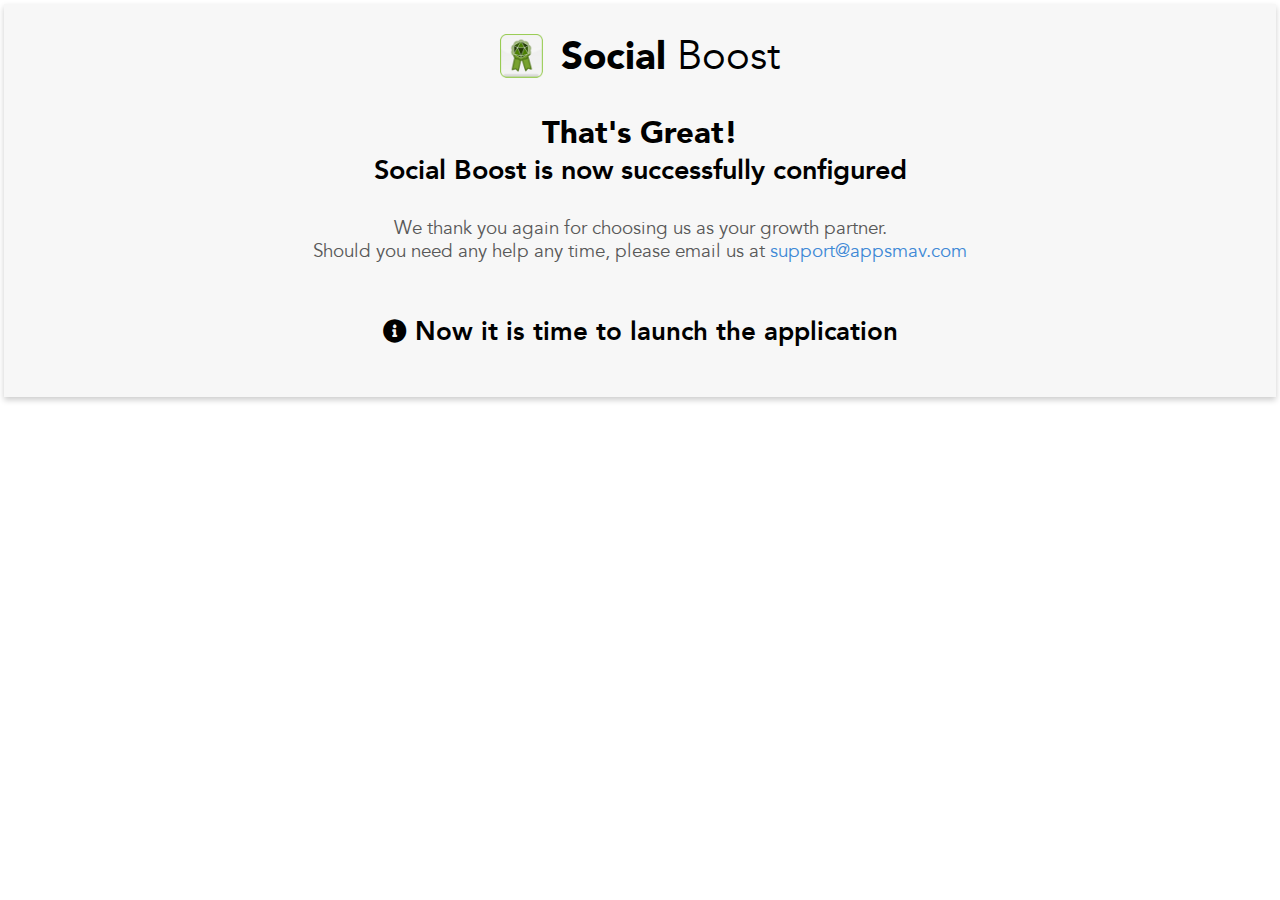
<file: platform-bc.html>
<!DOCTYPE html>
<html lang="en">
<head>
  <meta charset="UTF-8">
  <meta name="viewport" content="width=device-width, initial-scale=1.0, maximum-scale=1.0, user-scalable=no">
  <meta http-equiv="X-UA-Compatible" content="ie=edge">
  <title>Social Boost - Onboarding</title>
  <link rel="shortcut icon" href="./assets/img/logo.png" />
  <link rel="stylesheet" href="./assets/css/lib/bootstrap.min.css" />
  <link rel="stylesheet" href="./assets/css/lib/fontawesome-all.min.css" />
  <link rel="stylesheet" href="./assets/css/plugin-screen.css" />
  <link rel="stylesheet" href="./assets/css/keyframes.css" />
  <link rel="stylesheet" href="./assets/css/widgetButton.css" />
  <script src="./assets/js/lib/jquery.min.js" ></script>
  <script src="./assets/js/lib/bootstrap.min.js"></script>
</head>
<body>
  <div class="pgsContainer" ng-app="">

    <!-- Logo -->
    <h1><img src="./assets/img/logo.png" alt="Gratisfaction" /> <span><b>Social</b> Boost</span></h1>

    <section class="pgsSection pgsPublish text-center" ng-app="">

      <!-- Title Block -->
      <hgroup>
        <h2><b>That's Great!</b> Social Boost is now successfully configured</h2>
        <p>We thank you again for choosing us as your growth partner.<br/> Should you need any help any time, please email us at <a href="mailto:support@appsmav.com">support@appsmav.com</a></p>
      </hgroup>

      <h3><i class="fa fa-info-circle"></i> Now it is time to launch the application</h3>
      <div class="pgsWrapper">

        
        

      </div>
    
    </section>

  </div>


</body>
</html>
</file>
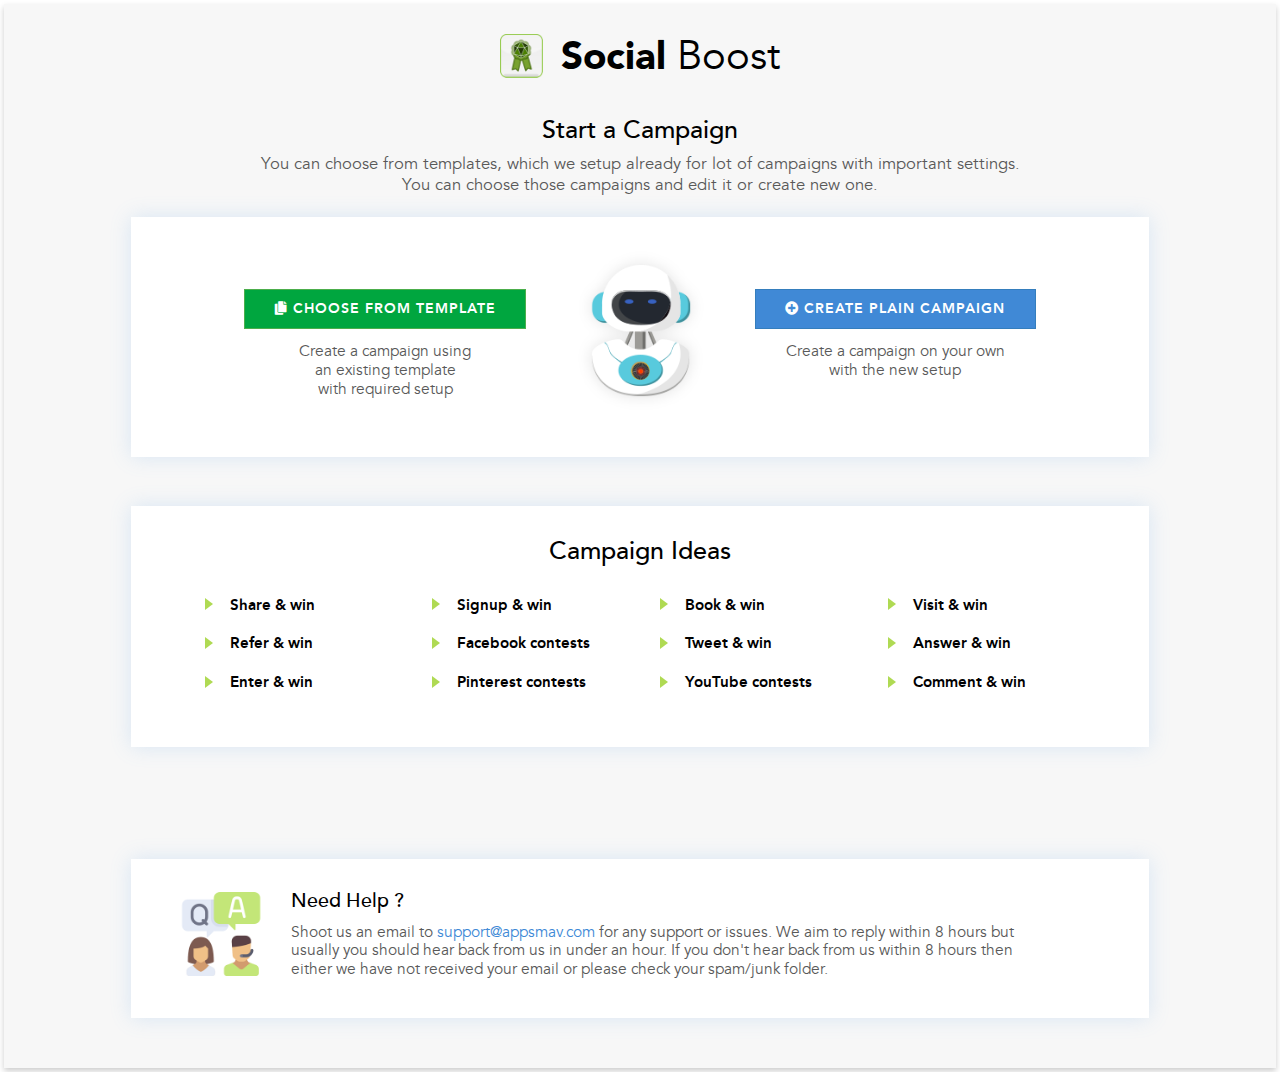
<file: select.html>
<!DOCTYPE html>
<html lang="en">
<head>
  <meta charset="UTF-8">
  <meta name="viewport" content="width=device-width, initial-scale=1.0, maximum-scale=1.0, user-scalable=no">
  <meta http-equiv="X-UA-Compatible" content="ie=edge">
  <title>Social Boost - Onboarding</title>
  <link rel="shortcut icon" href="./assets/img/logo.png" />
  <link rel="stylesheet" href="./assets/css/lib/bootstrap.min.css" />
  <link rel="stylesheet" href="./assets/css/lib/fontawesome-all.min.css" />
  <link rel="stylesheet" href="./assets/css/plugin-screen.css" />
  <link rel="stylesheet" href="./assets/css/keyframes.css" />
</head>
<body>
  <div class="pgsContainer" ng-app="">

    <!-- Logo -->
    <h1><img src="./assets/img/logo.png" alt="Gratisfaction" /> <span><b>Social</b> Boost</span></h1>

    <section class="pgsSection selectSection text-center" ng-app="">

      <!-- Title Block -->
      <hgroup>
        <h2>Start a Campaign</h2>
        <p>You can choose from templates, which we setup already for lot of campaigns with important settings.<br/> You can choose those campaigns and edit it or create new one.</p>
      </hgroup>
      
      <div class="pgsCampaignType pgsBox pgsWrapper">
        <div>
          <a href="./boxed.html" class="btn btn-success btn-lg"><i class="fa fa-copy"></i> Choose from template</a>
          <p>Create a campaign using <br/>an existing template<br/>with required setup</p>
        </div>
        <figure class="floatingRobot">
          <img src="./assets/img/pgs-robot.png" alt="Robot" />
          <span></span>
        </figure>
        <div>
          <a href="./detail.html" class="btn btn-primary btn-lg"><i class="fa fa-plus-circle"></i> Create plain campaign</a>
          <p>Create a campaign on your own <br/>with the new setup</p>
        </div>

      </div>

      <div class="pgsCampaignLinks pgsBox pgsWrapper">
          <h2>Campaign Ideas</h2>
          <ul>
            <li><a href="./boxed.html#campaignModal" id="cmpLink1">Share & win</a></li>
            <li><a href="./boxed.html#campaignModal" id="cmpLink2">Signup & win</a></li>
            <li><a href="./boxed.html#campaignModal" id="cmpLink3">Book & win</a></li>
            <li><a href="./boxed.html#campaignModal" id="cmpLink7">Visit & win</a></li>
            <li><a href="./boxed.html#campaignModal" id="cmpLink4">Refer & win</a></li>
            <li><a href="./boxed.html#campaignModal" id="cmpLink5">Facebook contests</a></li>
            <li><a href="./boxed.html#campaignModal" id="cmpLink6">Tweet & win</a></li>
            <li><a href="./boxed.html#campaignModal" id="cmpLink8">Answer & win</a></li>
            <li><a href="./boxed.html#campaignModal" id="cmpLink9">Enter & win</a></li>
            <li><a href="./boxed.html#campaignModal" id="cmpLink10">Pinterest contests</a></li>
            <li><a href="./boxed.html#campaignModal" id="cmpLink11">YouTube contests</a></li>
            <li><a href="./boxed.html#campaignModal" id="cmpLink12">Comment & win</a></li>
          </ul>
        </div>

    </section>

    <!-- Help Block -->
    <div class="pgsWrapper pgsHelp clearfix">
        <img src="./assets/img/pgs-help.png" class="pull-left" alt="Help" />
        <div class="pull-left">
          <h3>Need Help ?</h3>
          <p>Shoot us an email to <a href="mailto:support@appsmav.com" target="_blank">support@appsmav.com</a> for any support or issues. We aim to reply within 8 hours but usually 
              you should hear back from us in under an hour. If you don't hear back from us within 8 hours then either we have not 
              received your email or please check your spam/junk folder.</p>
        </div>
    </div>

  </div>


</body>
</html>
</file>
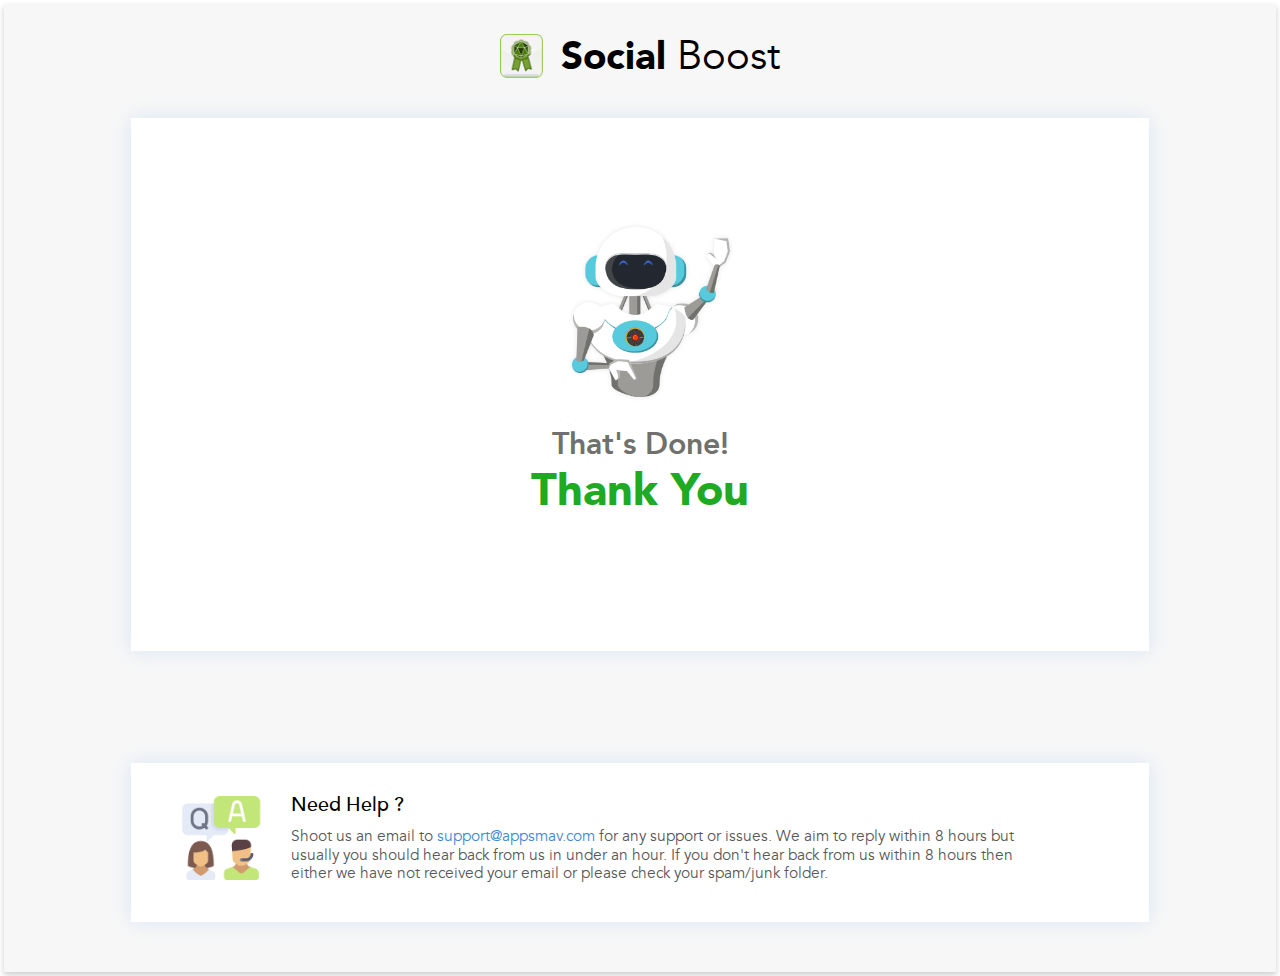
<file: success.html>
<!DOCTYPE html>
<html lang="en">
<head>
  <meta charset="UTF-8">
  <meta name="viewport" content="width=device-width, initial-scale=1.0, maximum-scale=1.0, user-scalable=no">
  <meta http-equiv="X-UA-Compatible" content="ie=edge">
  <title>Social Boost - Onboarding</title>
  <link rel="shortcut icon" href="./assets/img/logo.png" />
  <link rel="stylesheet" href="./assets/css/lib/bootstrap.min.css" />
  <link rel="stylesheet" href="./assets/css/lib/fontawesome-all.min.css" />
  <link rel="stylesheet" href="./assets/css/plugin-screen.css" />
  <link rel="stylesheet" href="./assets/css/keyframes.css" />
  <script src="./assets/js/lib/jquery.min.js" ></script>
  <script src="./assets/js/lib/bootstrap.min.js"></script>
</head>
<body>
  <div class="pgsContainer" ng-app="">

    <!-- Logo -->
    <h1><img src="./assets/img/logo.png" alt="Gratisfaction" /> <span><b>Social</b> Boost</span></h1>

    <section class="pgsWrapper pgsBox text-center">
        <div class="thanksContent">
            <figure><img src="./assets/img/robot-success.png" /></figure>
            <h3>That's Done!</h3>
            <h2>Thank You</h2>
        </div>
    </section>

    <!-- Help Block -->
    <div class="pgsWrapper pgsHelp clearfix">
        <img src="./assets/img/pgs-help.png" class="pull-left" alt="Help" />
        <div class="pull-left">
          <h3>Need Help ?</h3>
          <p>Shoot us an email to <a href="mailto:support@appsmav.com" target="_blank">support@appsmav.com</a> for any support or issues. We aim to reply within 8 hours but usually 
              you should hear back from us in under an hour. If you don't hear back from us within 8 hours then either we have not 
              received your email or please check your spam/junk folder.</p>
        </div>

        <div class="helpRobot hide">

          <figure class="floatingRobot">
            <img src="./assets/img/pgs-robot.png" alt="Robot" />
            <span></span>
          </figure>
        </div>
    </div>

  </div>

  <script>
    $(document).ready(function(){
      setTimeout(function(){
        window.location.href = "./publish.html";
      }, 3000);
    });
  </script>

</body>
</html>
</file>
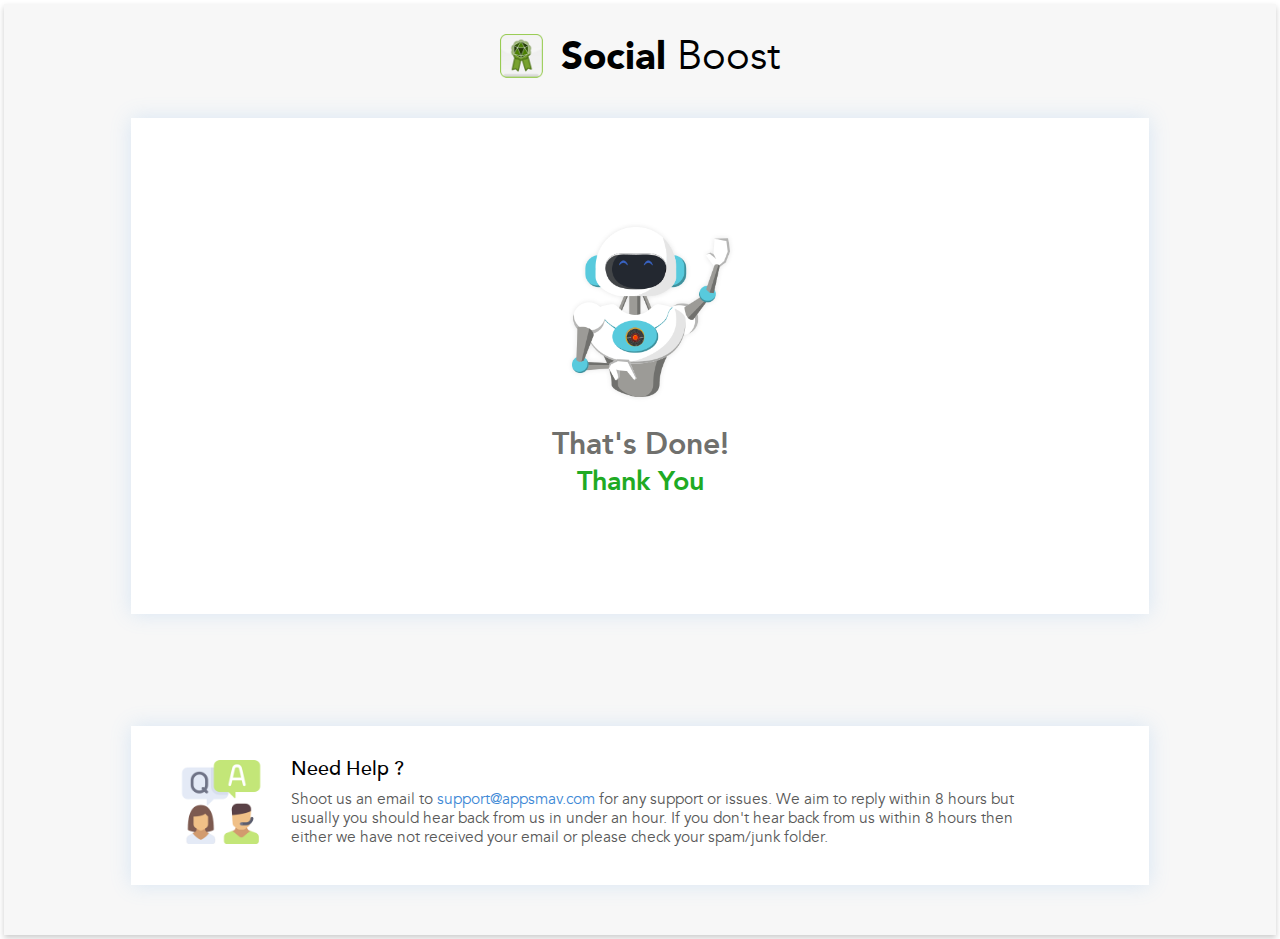
<file: thanks.html>
<!DOCTYPE html>
<html lang="en">
<head>
  <meta charset="UTF-8">
  <meta name="viewport" content="width=device-width, initial-scale=1.0, maximum-scale=1.0, user-scalable=no">
  <meta http-equiv="X-UA-Compatible" content="ie=edge">
  <title>Social Boost - Onboarding</title>
  <link rel="shortcut icon" href="./assets/img/logo.png" />
  <link rel="stylesheet" href="./assets/css/lib/bootstrap.min.css" />
  <link rel="stylesheet" href="./assets/css/lib/fontawesome-all.min.css" />
  <link rel="stylesheet" href="./assets/css/plugin-screen.css" />
  <link rel="stylesheet" href="./assets/css/keyframes.css" />
  <script src="./assets/js/lib/jquery.min.js" ></script>
  <script src="./assets/js/lib/bootstrap.min.js"></script>
</head>
<body>
  <div class="pgsContainer" ng-app="">

    <!-- Logo -->
    <h1><img src="./assets/img/logo.png" alt="Gratisfaction" /> <span><b>Social</b> Boost</span></h1>

    <section class="pgsWrapper pgsPublish pgsBox text-center">
        <div class="thanksContent">
            <figure><img src="./assets/img/robot-success.png" /></figure>
            <h3>That's Done!</h3>
            <h2>Thank You</h2>
        </div>
    </section>

    <!-- Help Block -->
    <div class="pgsWrapper pgsHelp clearfix">
        <img src="./assets/img/pgs-help.png" class="pull-left" alt="Help" />
        <div class="pull-left">
          <h3>Need Help ?</h3>
          <p>Shoot us an email to <a href="mailto:support@appsmav.com" target="_blank">support@appsmav.com</a> for any support or issues. We aim to reply within 8 hours but usually 
              you should hear back from us in under an hour. If you don't hear back from us within 8 hours then either we have not 
              received your email or please check your spam/junk folder.</p>
        </div>

        <div class="helpRobot hide">

          <figure class="floatingRobot">
            <img src="./assets/img/pgs-robot.png" alt="Robot" />
            <span></span>
          </figure>
        </div>
    </div>

  </div>


</body>
</html>
</file>
<file: assets/css/keyframes.css>
/* Animation Keyframes */
@keyframes arrowMoving {
  0% {opacity: 0; -webkit-transform: translateX(-15px); transform: translateX(-15px)}
  50% {opacity: 1; -webkit-transform: translateX(0px); transform: translateX(0px)}
  100% {opacity: 0; -webkit-transform: translateX(15px); transform: translateX(15px)}
}
@-webkit-keyframes arrowMoving {
  0% {opacity: 0; -webkit-transform: translateX(-15px); transform: translateX(-15px)}
  50% {opacity: 1; -webkit-transform: translateX(0px); transform: translateX(0px)}
  100% {opacity: 0; -webkit-transform: translateX(15px); transform: translateX(15px)}
}
@keyframes floating {
  0%, 100% { transform: translateY(-2%); }
  50% { transform: translateY(8%); }
}
@keyframes eyeBlink {
  0%, 10%, 65%, 80%, 100% { transform: scaleY(0); }
  5%, 72.5% { transform: scaleY(1); }
}
@keyframes scaleIn {
  0% { transform: scale(0.75); opacity: 0; }
  100% { transform: scale(1); opacity: 1; }
}
@keyframes slideInRight {
  from {opacity: 0;transform: translateX(20%);}
}
@keyframes slideInLeft {
  from {opacity: 0;transform: translateX(-20%);}
}
@keyframes bounceIn {
  0%, 20%, 40%, 60%, 80%, 100% { animation-timing-function: cubic-bezier(0.215, 0.61, 0.355, 1); }
  0% { opacity: 0; transform: scale3d(0.3, 0.3, 0.3); }
  20% { transform: scale3d(1.1, 1.1, 1.1); }
  40% { transform: scale3d(0.9, 0.9, 0.9); }
  60% { opacity: 1; transform: scale3d(1.03, 1.03, 1.03); }
  80% { transform: scale3d(0.97, 0.97, 0.97); }
  100% { opacity: 1; transform: scale3d(1, 1, 1); }
}
@keyframes semiflash {
  0%, 50%, 100% { opacity: 1; transform: scale(1.1); }
  25%, 75% { opacity: .2; transform: scale(1.1); }
}
@keyframes flash {
  0%,
  50%,
  100% {
    opacity: 1;
  }
  25%,
  75% {
    opacity: 0;
  }
}
@keyframes fadeInUp {
  from {
    opacity: 0;
    transform: translate3d(0, 100%, 0);
  }
  to {
    opacity: 1;
    transform: translate3d(0, 0%, 0);
  }
}
@keyframes hideAfter {
  0% {
    height: 100%;
  }
  100% {
    height: 0%;
  }
}
@keyframes slideDownLight {
  from {
    opacity: 0;
    transform: translate3d(0, -10%, 0);
  }
  to {
    opacity: 1;
    transform: translate3d(0, 0%, 0);
  }
}
@keyframes slideupLight {
  from {
    opacity: 0;
    transform: translate3d(0, 3em, 0);
  }
  to {
    opacity: 1;
    transform: translate3d(0, 0em, 0);
  }
}
@keyframes fadeInDown {
  from {
    opacity: 0;
    transform: translate3d(0, -100%, 0);
  }
  to {
    opacity: 1;
    transform: translate3d(0, 0%, 0);
  }
}
@keyframes fadeOutUp {
  from {
    opacity: 1;
    transform: translate3d(0, 0%, 0);
  }
  to {
    opacity: 0;
    transform: translate3d(0, -100%, 0);
  }
}
@keyframes chatLoad {
  0%,
  50%,
  100% {
    transform: scale(1);
  }
  25% {
    transform: scale(1.2);
  }
}
@keyframes fadeIn {
  0% {
    opacity: 0;
  }
  100% {
    opacity: 1;
  }
}
@keyframes rotate {
  0% {
    transform: rotate(0);
  }
  100% {
    transform: rotate(360deg);
  }
}
@keyframes jumps {
  0%,
  100% {
    transform: translateY(0);
  }
  50% {
    transform: translateY(20%);
  }
}
@keyframes arrowFade {
  0% {
    transform: translateY(-50%);
    opacity: 0;
  }
  50% {
    transform: translateY(0%);
    opacity: 1;
  }
  100% {
    transform: translateY(50%);
    opacity: 0;
  }
}
@keyframes halfFade {
  0%,
  100% {
    opacity: 1;
  }
  50% {
    opacity: .25;
  }
}
@keyframes scaleUp {
  0% {
    opacity: 0;
    transform: scale(0.5);
  }
  100% {
    opacity: 1;
    transform: scale(1);
  }
}
</file>
<file: assets/css/widgetButton.css>
#sb-topbarw {
	background-color:#000000;
	box-shadow: 0px 5px 10px #000000;
	border-radius: 0;
    box-sizing: border-box;
    position: absolute;
    background-size: auto !important;
    background-repeat: repeat !important;
    top: 0;
    width: 100%;
    text-align: center;
    max-width: 100%;
    z-index: 9801000;
    border:1px solid #000000;
}
#sb-topbarw:hover {
    background-color:#000000;
    box-shadow: 0px 5px 10px #000000;
    border:1px solid #000000;
}
.sb-rightbarw, .sb-leftbarw {
    background-color:#000000;
    box-shadow: 0 5px 10px #000000;
    border-radius: 0;
    padding: 10px;
    position: absolute;
    right: 4px;
    top: 50%;
    width: 10%;
    height: ;
    z-index: 9801000;
    border:1px solid #000000;
}
.sb-leftbarw {
  left : 0;
  right: auto !important;
}
.previewwidgets .btn-right {
    transform: rotate(-90deg) translateX(50%) translateY(-100%);
    transform-origin: top right;
}
.previewwidgets #sb-leftbarw {
    transform: rotate(-90deg) translateX(-50%);
    transform-origin: top left;
}
div.SBWidget {
    width: auto;
    max-width: 24em;
    overflow: hidden;
    padding: .7em .8em .65em;
    z-index: 999 !important;
    background-size: cover;
    background-repeat: no-repeat;
    font-family:Arial;
}
div.SBWidget img {
    height: 1.2em;
    width: auto;
    margin: 0 .3em 0 .3em;
    display: inline-block;
    position: relative;
    top: -1px;
}
div.SBWidget img,
div.SBWidget div {
    display: inline-block;
    vertical-align: middle;
}
div.SBWidget > div {
    margin-right: .3em;
}
div.SBWidget div.am-widget-subtitle {
    display: block;
    font-size: 80%;
    line-height: 1;
    padding-bottom: 6px;
    opacity: 0.66;
}
div.SBWidget p.titlein {
    font-size: 1em;
    margin: 0;
    line-height: 1
}
div.SBWidget a b {
    font-size: 0.7em;
}
div.SBWidget a {
    display: block;
    margin: 0;
    line-height: 1;
}

.sb-rightbarw:hover {
    background-color:#000000;
    box-shadow: 0px 5px 10px #000000;
    border:1px solid #000000;
}

.sb-leftbarw:hover {
    background-color:#000000;
    box-shadow: 0px 5px 10px #000000;
    border:1px solid #000000;
}

.sb-rightbarwCorner {
    background-color:#000000;
    box-shadow: 0 5px 10px #000000;
    border-radius: 0;
    bottom: 4px;
    padding: 20px;
    position: absolute;
    right: 4px;
    width: ;
    z-index: 9801000;
    border:1px solid #000000;
}

.sb-rightbarwCorner:hover {
    background-color:#000000;
    box-shadow: 0px 5px 10px #000000;
    border:1px solid #000000;
}
div#sb-rightbarw2 {
    padding: .7em .8em .75em;
}
div#sb-rightbarw2 img {
    top: 0;
}
#lightbox-widget-schematic{
    height: 100%;
    background-color: rgba(0, 0, 0, 0.2);
}
.lightboxPreview {
    background: url("https://appsmav.com/social/assets/img/widget_bg.png") no-repeat;
    background-color:#000000;
    box-shadow: 0 5px 10px #000000;
    border-radius: 0;
    bottom: auto;
    padding: 20px;
    position: absolute;
    right: 50%;
    width: 155px;
    height: 135px;
    left: 37%;
    top: 45px;
    border: 5px solid #000000;
}
.lightboxPreview > span {
    width: 100%;
    left: 0;
    bottom: -82px;
    background: #000;
    color: #fff;
    padding: 5px 10px;
    text-align: center;
    position: absolute;
}
.lightboxPreview:hover {
    background-color:#000000;
    box-shadow: 0px 5px 10px #000000;
    border:5px solid #000000;
}
#sb-bottombarw {
	background-color:#000000;
	bottom: 0;
    box-shadow: 0 5px 10px #000000;
    border-radius: 0;
    box-sizing: border-box;
    left: 0;
    position: absolute;
    width: 100%;
    text-align: center;
    max-width: 100%;
    z-index: 9801000;
    background-size: auto !important;
    background-repeat: repeat !important;
    border:1px solid #000000;
}
/*#sb-topbarw img,
#sb-bottombarw img {
    -webkit-transform: none;
    -moz-transform: none;
    transform: none;
}*/

#sb-bottombarw:hover {
    background-color:#000000;
    box-shadow: 0px 5px 10px #000000;
    border:1px solid #000000;
}

#sb-topbarw .am-widgetbar-content,
#sb-bottombarw .am-widgetbar-content {
    margin-left: auto;
    margin-right: auto;
    margin-bottom: .6em;
}
.am-widgetbar-right.btn-right-bot,
div#sb-leftcornerbarw {
    top: auto;
    bottom: 0;
    transform: none;
}
.btn-left
{
 	background-color:#000000;
 	border-radius: 0;
 	box-shadow: 0 5px 10px #000000;
 	border:1px solid #000000;
    cursor: pointer;
    bottom: 1px;
    display: block !important;
    left: 1px;
    margin: 0;
    padding: 5px 25px 5px 5px;
    position: absolute;
    width: 260px;
    z-index: 9801000;
}
.btn-left > .closebase {
    right: 1px;
    top: 1px;
}

.btn-left:hover
{
 	background-color:#000000;
 	box-shadow: 0px 5px 10px #000000;
	border:1px solid #000000;
}

.btn-mid
{
	background-color:#000000;
	border-radius: 0;
	box-shadow: 0 5px 10px #000000;
	border:1px solid #000000;
	bottom: 1px;
    left: 37%;
    margin: 0;
    position: absolute;
    padding: 5px 25px 5px 5px;
    z-index: 9801000
}

.btn-mid:hover {
 	background-color:#000000;
 	box-shadow: 0px 5px 10px #000000;
	border:1px solid #000000;
}
.main-click-span-all {
    position: absolute;
    width: 100%;
    height: 100%;
    left: 0;
    top: 0;
    text-indent: -999999px;
}
.btn-right {
	background-color:#000000;
 	box-shadow: 0px 5px 10px #000000;
	border:1px solid #000000;
    position: absolute;
    right: 0;
    top: 50%;
}
.btn-right > .closebase {
    right: 1px;
    top: 1px;
}
.btn-right-bot {
	background-color:#000000;
    border-radius: 0;
    box-shadow: 0 5px 10px #000000;
    border:1px solid #000000;
	padding: 5px 15px;
	position: absolute;
	right: 1px;
	bottom: 1px;
	z-index:2147483646;
	cursor:pointer;
}
.btn-right-bot:hover
{
    background-color:#000000;
    box-shadow: 0px 5px 10px #000000;
    border:1px solid #000000;
}
.btn-right-bot > .closebase {
    right: 1px;
    top: 1px;
}

.titlein {
    color: #fff;
    font-size: 15px;
    font-weight: bold;
    word-wrap: break-word;
}

.titlein:hover {
    color: #fff;
}
.subtitlein {
	color:#fff;
    font-size: .75em;
	opacity: 0.66;
}
.subtitlein:hover {
	color:#fff;
	word-wrap: break-word;
}
#navigationin{	list-style-type:none;	}
#sb-topbarw a{
    /*font-family:Arial;	*/
    text-decoration:none;
    color:#EDEDED;
    cursor: pointer;
}
#sb-topbarw a:hover {	color:#BDBDBD;}
.gr-main-click {
    cursor:pointer;
    position: absolute;
    width: 100%;
    height: 100%;
    left: 0;
    top:0;
    overflow: hidden;
    text-indent:-999999px;
}
.sbclosebase {
    font-size: 32px;
    height: auto;
    line-height: 33px;
    padding: 0 10px;
    position: absolute;
    right: 0;
    text-align: center;
    top: 0;
    color: #ccc;
    background: transparent;
    border:none;
}
.sbclosebase:hover, .closebase:focus {
    color: #fff;
}
.sb-closebase {
	background: #333;
    border: 2px solid #fff;
    border-radius: 50%;
    box-sizing: content-box;
    color: #fff;
    display: block;
    font-size: 20px;
    position: absolute;
    text-align: center;
    right: -20px;
    text-decoration: none;
    top: -20px;
    transition: all 0.3s;
    width: 32px;
    height: 32px;
    line-height: 32px;
}
.sb-closebase:hover {
    -webkit-transform: rotate(180deg);
    transform: rotate(180deg);
    opacity:1;
}
@media only screen and (max-width: 600px) {
	.sb-closebase {
		right: 0;
		top: -35px;
	}
}
.sb-closebase:hover, .sb-closebase:focus {
    color: #fff;
    text-decoration: none;
}
.closebase span {
    position: relative;
    top: -1px;
}
.previewwidgets {
    background: rgba(0, 0, 0, 0) url("https://appsmav.com/social/assets/img/preview-widget-bg.png") repeat scroll 0 0;
    border: 1px solid;
    height: 300px;
    position: relative;
    width: 100%;
}
</file>
<file: assets/css/plugin-screen.css>
/*!
 * Appsmav Wordpress Plugin Dashboard by Appsmav
 * Responsive -  Upto 768px in `em` method
 * Global Font - `Muli`, Title Font - `colusregular`
 */

 /* GS1 - Common Resets */
 body {
  margin: 0;
  font-family: 'avenir', sans-serif;
  line-height: 1.34;
  word-wrap: break-word;
}
html {-webkit-text-size-adjust:100%;-ms-text-size-adjust:100%}
* {-webkit-box-sizing: border-box;box-sizing: border-box;}
*:focus {outline: 0 none;-webkit-tap-highlight-color: transparent;}
canvas,progress,video,iframe{display:block}
p {margin: 0 0 1em;}


/* GS2 - Font Family Setup */
@font-face {
  font-family: 'avenir';
  src: url('../fonts/avenr-black-webfont.woff2') format('woff2'),
       url('../fonts/avenr-black-webfont.woff') format('woff');
  font-weight: 900;
  font-style: normal;
}
@font-face {
  font-family: 'avenir';
  src: url('../fonts/avenr-book-webfont.woff2') format('woff2'),
       url('../fonts/avenr-book-webfont.woff') format('woff');
  font-weight: 400;
  font-style: normal;
}
@font-face {
  font-family: 'avenir';
  src: url('../fonts/avenr-heavy-webfont.woff2') format('woff2'),
       url('../fonts/avenr-heavy-webfont.woff') format('woff');
  font-weight: 700;
  font-style: normal;
}
@font-face {
  font-family: 'avenir';
  src: url('../fonts/avenr-light-webfont.woff2') format('woff2'),
       url('../fonts/avenr-light-webfont.woff') format('woff');
  font-weight: 200;
  font-style: normal;
}
@font-face {
  font-family: 'avenir';
  src: url('../fonts/avenr-medium-webfont.woff2') format('woff2'),
       url('../fonts/avenr-medium-webfont.woff') format('woff');
  font-weight: 600;
  font-style: normal;
}
h1, h2, h3, h4, h5, h6, .btn, input, button {
  font-family: 'avenir'; font-weight: 600;
}


/* GS3 - Color Themes Setup */
.pgsContainer {background: #f7f7f7;}
.pgsTitle, .pgsGrid, .pgsHelp, .pgsBox, .pgsOverview {background: #fff;}
h1, h2, h3, h4, h5, h6 {color: #000;}
p { color: #595959; }
a { color: #4089d6; }
a:hover {color: #2a6496;}
.btn-primary { background: #4089d6; color: #fff; }
.btn-primary:hover { background: #2d7dd2; color: #fff; }
.btn-success { background: #00a63f; color: #fff; }
.btn-success:hover { background: #05983d; color: #fff; }
.btn-default {border: 1px solid #ddd; color: #aaa; }
footer {background: #d1d9db;}
.pgsGrid {border-color: #4089d6;}
.pgsQuickLinks .pgsGrid {border-color: #8ac53b;}
.pgsQuickLinks .pgsGrid:nth-child(n+5) {border-color: #c53bc5;}


/* GS4 - Global Font Size Setup */
.pgsContainer {font-size: 16px;}
@media only screen and (max-width: 1450px) { .pgsContainer { font-size: 15px; } }
@media only screen and (max-width: 1360px) { .pgsContainer { font-size: 14px; } }
@media only screen and (max-width: 1100px) { .pgsContainer { font-size: 13px; } }
@media only screen and (max-width: 1000px) { .pgsContainer { font-size: 12px; } }


/* Helper Classes */
.pull-left {float: left;}
.pull-right {float: right;}
.clearfix:after {content:''; display: table; clear: both;}
.text-center {text-align: center;}
.noMarginBottom {margin-bottom: 0}
.noMargin {margin: 0}
.space-10-b {margin-bottom: .5em;}

/* Links and Buttons */
a {cursor: pointer; text-decoration: none; transition: .25s; position: relative;}
a.link:after {content: ''; display: block; position: absolute; bottom: 0; left: 0; width: 100%; border-bottom: 1px solid; transition: .25s; }
a.link:hover {text-decoration: none;}
a.link:hover:after {transform: translateY(2px);}
.btn {
  border-radius: 0;
  display: inline-block;
  font-size: 1.15em;
  font-weight: 700;
  letter-spacing: 1px;
  line-height: 1;
  text-transform: uppercase;
  padding: .9em 2.2em;
  position: relative;
  transition: .4s;
}
.btn:after {
  content: ''; 
  border-bottom: .2em solid rgba(0,0,0,0.2);
  display: block; 
  position: absolute; 
  bottom: 0; 
  left: 0; 
  width: 100%;
  transform: scaleY(0);
  transition: .25s;
}
.btn:hover { transform: translateY(-2px); }
.btn:hover:after { transform: scaleY(1); }
.btn:active { transform: translateY(2px); }
.btn:active:after { transform: scaleY(1); }
.btn-action:hover { transform: translateY(0); }
.btnBlk .btn + p {margin-top: .7em;}
.nav>li>a:after, .btn-action:after,
.btn-default:after, .btn.fileinput-button:after {display: none;}
.txtLink {
  margin-top: .5em;
  display: inline-block;
}
.addEntryBtn { font-size: 1em; }
.btn.fileinput-button {
  background: #ef752b;
  backface-visibility: hidden;
  border: 1px solid transparent;
  color: #fff;
  font-size: .8em;
  font-weight: 900;
  padding: .65em 1.5em;
  transform: none !important;
}
.btn.fileinput-button input {
  position: absolute;
  opacity: 0;
  width: 0;
  height: 0;
  overflow: hidden;
}
.btn-action {
  font-size: .8em;
  font-weight: normal;
  padding: .5em .6em;
}
.btn-mini {
  font-size: .8em;
}

/* .pgsContainer Common Setup */
.pgsContainer,
.pgsOverview {
  box-shadow: 0 3px 6px rgba(0, 0, 0, 0.2);
  margin: 4px;
  padding-bottom: 1px;
}
.pgsContainer h2 {
  font-size: 1.65em;
  margin: 0 0 0.7em;
}
.pgsWrapper {
  width: 80%;
  margin: 0 auto 3.5em;
}
hgroup { margin-bottom: 1.5em; }
hgroup h2 { margin-bottom: .5em !important; }
hgroup h2 + p { font-size: 1.1em; }
@media only screen and (min-width: 1620px) { div.pgsContainer { max-width: 1600px; margin-left: auto; margin-right: auto; } }
@media only screen and (max-width: 1180px) { .pgsWrapper { width: 90%; } }


.toggle-checkbox input[type="checkbox"] {
  opacity: 0;
  position: absolute;	
}

.toggle {
  position: relative;
  cursor: pointer;
  top: 2px;
  margin: auto;
  width: 51px;
  height: 24px;
  right: 2px;
}

.toggle span,
.toggle i {
	box-sizing: border-box;
	display: block;
	background: #ffffff;
}
.toggle span {
  width: 51px;
  height: 22px;
  border-radius: 32px;
  border: 2px solid #e5e5e5;
  transition: all 0.30s ease;
}
.toggle i {
	position: absolute;
  top: 2px;
  left: 4px;
  width: 18px;
  height: 18px;
  border-radius: 18px;
	box-shadow: 0 0 1px 0 rgba(0,0,0, 0.25),
				0 3px 3px 0 rgba(0,0,0, 0.15);
	background: #ffffff;
	transition: all 0.3s cubic-bezier(0.275, -0.450, 0.725, 1.450);
}
.toggle i:before {
  display: none !important;
}
input[type="checkbox"]:active + .toggle i {
	width: 35px;
}
input[type="checkbox"]:active + .toggle span,
input[type="checkbox"]:checked + .toggle span {
	border: 11px solid #4cd964;
}
input[type="checkbox"]:checked + .toggle i {
	left: 31px;
}
input[type="checkbox"]:checked:active + .toggle span {
	border: 11px solid #e5e5e5;
}
input[type="checkbox"]:checked:active + .toggle i {
	left: 10px;
}

/* .pgsContainer Logo */
.pgsContainer h1 {
  margin: 0;
  padding: .7em 0 1.1em;
  text-align: center;
  font-size: 2.6em;
  font-weight: normal;
}
.pgsContainer h1 img {height:1.2em;}
.pgsContainer h1 span {
  display: inline-block;
  margin-top: .1em;
  vertical-align: middle;
  margin-left: .2em;
}
.pgsContainer h1 b {font-weight: 900;}

/* .pgsVideoBlk */
.pgsVideoBlk {
  width: 60em;
  margin: 0 auto 2.5em;
}
.pgsVideoBlk p {
  color: #000;
  font-size: 1.3em;
  font-weight: bold;
  margin-top: 2.5em;
}
.pgsVideoBlk iframe { width: 60em; height: 34em; }
.videoWrapper { background: #000; }
.pgsImgBlk img {
  width: 54em;
}


/* .pgsTitle Styles */
.pgsTitle, .pgsHelp, .pgsBox {
  box-shadow: 0 0 20px rgba(96, 163, 234, 0.2);
  padding: 2.4em 2.4em 1.7em;
}
.pgsTitle h3, .pgsHelp h3 {
  font-size: 1.25em;
  margin: 0;
  padding: 0 0 .7em;
}
.pgsTitle .pull-left { width: 72%; }
.pgsTitle .pull-right { width: 25%; padding-top: 1.4em; }


/* .pgsGridList Styles */
.pgsGridList {
  display: -webkit-box;
  display: -ms-flexbox;
  display: flex;
  -webkit-box-pack: center;
  -ms-flex-pack: center;
  justify-content: center;
  margin: 0 -0.5%;
}
.pgsGrid {
  border-top-width: 3px;
  border-top-style: solid;
  box-shadow: 0 2px 3px rgba(0,0,0,0.2);
  margin: 0.5%;
  padding: 1.75em 1em;
  width: 24%;
}
.pgsGrid cite {
  display: block;
  font-style: normal;
  font-weight: bold;
  font-size: 1.1em;
}
.pgsGrid strong {
  display: block;
  font-size: 3.2em;
  font-weight: normal;
}


/* Campaign Links */
.pgsCampaignLinks ul {
  overflow: hidden;
  margin: 2.3em 0 .7em;
}
.pgsCampaignLinks li {
  display: block;
  list-style: none;
  float: left;
  text-align: left;
  width: 25%;
  margin-bottom: 20px;
}
.pgsCampaignLinks a {
  display: inline-block;
  color: #000;
  font-weight: bold;
  text-decoration: none;
  position: relative;
  padding-left: 25px;
}
.pgsCampaignLinks a:before {
  content: '';
  border-width: 6px;
  border-style: solid;
  border-color: transparent;
  border-left: 8px solid #afda53;
  display: inline-block;
  position: absolute;
  left: 0;
  top: .1em;
  transition: .25s;
}
.pgsCampaignLinks a:after { display: none; }
.pgsCampaignLinks a:hover { color: #00a63f; }
.pgsCampaignLinks a:hover:before { border-left-color: #00a63f; }


/* Campaign Type */
.pgsCampaignType > * { display: inline-block; vertical-align: top; }
.pgsCampaignType p { margin: 1em 0 0; }
.pgsCampaignType .btn {font-size: 95%;}
.pgsCampaignType > div { padding: 4% 5% 3.5%; }
.pgsCampaignType > div:first-child {
  animation: slideInRight 0.3s ease-out;
}
.pgsCampaignType > div:last-child {
  animation: slideInLeft 0.3s ease-out;
}

.floatingRobot {
  animation: floating 4s ease-out 10;
  position: relative;
}
.floatingRobot span {
  animation: eyeBlink 5s ease-out 10;
  display: block;
  position: absolute;
  width: 2.5em;
  height: .6em;
  background: #232830;
  left: 3.3em;
  top: 3.4em;
  transform-origin: top center;
  transform: scaleY(0);
}
.floatingRobot img { width: 9em; }

/* Campaign List */
.boxedCampaignWrapper {
  margin-bottom: 4em;
}
.boxedCampaignList {
  list-style-type: none;
  margin: 0 -1.5%;
  padding: 0;
}
.boxedCampaignList li {
  animation: scaleIn .4s cubic-bezier(0.175, 0.885, 0.32, 1.275);
  background: #fff;
  box-shadow: 0 0 6px rgba(0,0,0, 0.15);
  display: block;
  float: left;
  width: 22%;
  margin: 1.5%;
  padding: 1.5% 1.5% 2.5%;
}
.boxedCampaignList li:nth-child(3n+1) {
  animation-duration: .5s;
}
.boxedCampaignList li:nth-child(3n+2) {
  animation-duration: .6s;
}
.boxedCampaignList h5 i {
  background-color: #1c9339;
  background-image: url(../img/icons/camp-share.png);
  background-position: center;
  background-repeat: no-repeat;
  background-size: 56% auto;
  border-radius: 50%;
  color: #fff;
  display: inline-block;
  width: 1.7em;
  height: 1.7em;
  vertical-align: middle;
  margin-right: .2em;
}
.boxedCampaignList h5 span {
  display: inline-block;
  vertical-align: middle;
}
.boxedCampaignList p {
  color: #999;
  font-size: .9em;
  line-height: 1.15;
  padding: 0 5% .7em;
}
.boxedCampaignList .btn { 
  font-size: .85em;
  display: table;
  padding: .8em 1.6em;
  margin: 0 auto .75em;
}
.link-external { color: #000; font-size:.85em; }
.link-external span { font-weight: bold; }
.link-external:after {display: none; }
.link-external:hover { color: #2a6496; text-decoration: none; }
.titleBlk { margin-bottom: 1.5em; border-bottom: 1px solid #ccc; }
h4 {font-size: 1.5em}
h5 {font-size: 1.2em;}
.btn.btn-small { font-size: .95em; }
.btn-mid { font-size: 1em; }
.input-group-addon {
  border-radius: 0;
  font-size: 1.1em;
  padding: .65em .9em .5em;
}
.input-group-addon + .form-control {
  width: 13em;
  margin-left: -1px;
}
.form-control {
  border-radius: 0 !important;
  cursor: pointer;
  font-size: 1em;
  font-weight: normal;
  height: 2.6em;
  padding: 0.35em .75em 0.3em;
}
input[type=date]::-webkit-inner-spin-button, 
input[type=date]::-webkit-outer-spin-button { 
  -webkit-appearance: none; 
  margin: 0; 
}
input[type=text]::-ms-clear, input[type=date]::-ms-clear {  display: none; width : 0; height: 0; }
input[type=text]::-ms-reveal {  display: none; width : 0; height: 0; }
input[type="date"]::-webkit-clear-button,
input[type="search"]::-webkit-search-decoration,
input[type="search"]::-webkit-search-cancel-button,
input[type="search"]::-webkit-search-results-button,
input[type="search"]::-webkit-search-results-decoration { display: none; }
label.control-label {
  color: #000;
  font-size: 1.05em;
  font-weight: 600;
}

/* Check box */
.checkbox {
  display: inline-block;
  cursor: pointer;
  -webkit-user-select: none;
  -moz-user-select: none;
  -ms-user-select: none;
  -o-user-select: none;
  user-select: none;
  padding-left: 0;
}
h4 .checkbox {
  width: 100%;
}
.checkbox input[type="checkbox"],
.checkbox input[type="radio"] {
  opacity: 0;
  width: 0;
}
.radio label, .checkbox label {
  padding-left: 0;
}
.checkbox .check {
  background: rgba(0,0,0,0.1);
  border: 1px solid rgba(0,0,0,0.1);
  display: inline-block;
  width: 17px;
  height: 17px;
  line-height: 15px;
  vertical-align: middle;
  position: relative;
  top: -3px;
  margin-right: 4px;
  text-align: center;
  transition: all 0.3s;
}
.checkbox .check i {
  font-size: 12px;
  color: rgba(0,0,0,0.15);
  transition: all 0.3s;
  font-family: FontAwesome;
  font-weight: lighter;
  font-style: normal;
  line-height: 17px;
  text-rendering: auto;
  -webkit-font-smoothing: antialiased;
  -moz-osx-font-smoothing: grayscale;
}
.checkbox .check i:before {
  content: "\f00c";
}
.checkbox input:checked+.check {
  background: #00a63f;
  border-color: transparent;
}
.checkbox input:checked+.check i {
  color: #fff;
}

/* Radio box */
.radiobox {
  display: inline-block;
  cursor: pointer;
  -webkit-user-select: none;
  -moz-user-select: none;
  -ms-user-select: none;
  -o-user-select: none;
  user-select: none;
  padding-left: 0 !important;
  margin-right: 12px;
}
.radiobox input {
  position: absolute;
  opacity: 0;
}
.radiobox .check,
.radioTab .check {
  position: relative;
  display: inline-block;
  background: #cecece;
  border-radius: 50%;
  width: 16px;
  height: 16px;
  vertical-align: middle;
  top: -1px;
  transition: all 0.3s;
}
.radiobox .check i,
.radioTab .check i {
  background: #fff;
  border-radius: 50%;
  display: block;
  width: 5px;
  height: 5px;
  position: absolute;
  top: 0;
  left: 0;
  bottom: 0;
  right: 0;
  margin: auto;
  opacity: 0.25;
  transform: scale(0.75);
  transition: all 0.3s;
}
.radiobox input:checked+.check,
.radioTab input:checked+ span .check {
  background: #00a63f;
}
.radiobox input:checked+.check i,
.radioTab input:checked+ span .check i {
  opacity: 1;
  transform: scale(1);
}



/* .pgsQuickLinks Styles */
.pgsQuickLinks {
  -ms-flex-wrap: wrap;
  flex-wrap: wrap;
}
.pgsQuickLinks .pgsGrid {
  padding-top: 2.25em;
  cursor: pointer;
  position: relative;
  overflow: hidden;
  transition: .25s;
}
.pgsQuickLinks .pgsGrid:hover {
  box-shadow: 0 0 30px rgba(0,0,0, 0.15);
}
.pgsQuickLinks h3 {
  font-size: 1.05em;
  text-transform: uppercase;
  margin: 0 0 0.5em;
  position: relative;
  z-index: 2;
}
.pgsQuickLinks p {
  position: relative;
  z-index: 2;
}
.pgsIconGo {
  background: url(../img/pgs-link-next.png) center center no-repeat;
  background-size: contain;
  display: inline-block;
  width: 25px;
  height: 25px;
  position: relative;
  z-index: 2;
}
.pgsGrid:hover .pgsIconGo {
  -webkit-animation: arrowMoving 1.2s linear 20;
  animation: arrowMoving 1.2s linear 20;
}
.pgsQuickLinks .pgsGrid .fa {
  position: absolute;
  font-size: 10em;
  opacity: .05;
  bottom: -6%;
  right: -10%;
}
.pgsQuickLinks .pgsGrid a {
  background: transparent;
  background: rgba(0, 0, 0, 0);
  position: absolute;
  left: 0;
  top: 0;
  bottom: 0;
  right: 0;
  width: 100%;
  height: 100%;
  z-index: 3;
}
.pgsQuickLinks .pgsGrid a:after {
  display: none;
}


/* Footer Styles */
footer {
  padding: 13px 15px 10px;
}
.footLogo {
  background: #669139 url("../img/refer-foot-icon.png") no-repeat scroll 10px center;
  color: #fff;
  display: inline-block;
  font-size: 15px;
  font-weight: bold;
  line-height: 40px;
  margin: 0 5px 0 0;
  padding: 0 13px 0 40px;
  text-transform: uppercase;
  transition: all 0.3s ease;
  vertical-align: middle;
}
.footLogo:hover {
  background-color: #43671e;
  color: #fff;
}
.footLogo:after {
  display: none;
}
.platform {
  color: rgba(0,0,0,0.5);
  font-size: 12px;
  padding: 0;
  display: inline-block;
  vertical-align: middle;
}
footer a.appsmav {
  display: block;
}
footer a.appsmav:after {
  display: none;
}
footer a img {
  border: 0 none;
  outline: 0 none;
  display: block;
  margin: 2px 4px 0 0;
  max-width: 92px;
}


.modal-dialog {
  width: 64em;
  max-width: none;
  margin-top: 8vw;
}
.modal-content {
  border-radius: 0;
  padding: 2.5em;
}
.modal-dialog .close {
  display: inline-block;
  color: #fff;
  font-size: 1.7em;
  width: 1.3em;
  height: 1.3em;
  line-height: 1em;
  position: absolute;
  right: -1.3em;
  top: -1.3em;
  opacity: 1;
  z-index: 2;
  text-shadow: none;
  font-family: serif;
  font-weight: normal;
  border: 2px solid;
}
.modal-dialog .close span {
  display: inline-block;
  transition: .35s;
}
.modal-dialog .close:hover span {
  transform: rotate(90deg);
}
.modal-title {
  font-size: 1.65em;
}
.modalTitleBlk {
  border-bottom: 1px solid #aaa;
  margin-bottom: 2em;
  padding-bottom: .7em;
}
.modalTitleBlk figure {
  background-color: #1c9339;
  background-image: url(../img/icons/camp-share.png);
  background-position: center;
  background-repeat: no-repeat;
  background-size: 56% auto;
  border-radius: 50%;
  width: 5em;
  height: 5em;
  margin-right: 1em;
}
.modalTitleBlk h4 {
  color: #1c9339;
  font-size: 1.4em;
  margin: .3em 0 .2em;
}
.modalTitleBlk p {
  margin: 0;
}
.modalTitleBlk .pull-right {
  margin-top: .4em;
}
.modalTitleBlk .link-external {
  display: table;
  margin: .75em 0 0 auto;
}
.modalTitleBlk .link-external i {
  margin-right: .4em;
}
.modalContentBlk > div {
  width: 48.5%;
}
.modalContentBlk .carousel img {
  width: 100%;
}
.modalContentBlk .tab-content {
  background: #f7f7f7;
  padding: 1.5em;
}
.modalContentBlk .tab-content h3 {
  font-size: 1.1em;
  margin: 0 0 .5em;
}
.modalContentBlk .tab-content p {
  margin-bottom: 1.8em;
}
.modalContentBlk .tab-content p:last-child {
  margin-bottom: .5em;
}
.modalContentBlk .nav-tabs>li>a {
  text-transform: uppercase;
  font-size: .85em;
  letter-spacing: .05em;
  border-radius: 0;
  padding: 1em 1.75em .85em;
}
.modalContentBlk .nav-tabs>li>a:hover, .modalContentBlk .nav-tabs>li>a:focus {
  background-color: #f9f9f9;
  color: #2a6496;
}
.modalContentBlk .nav-tabs>li.active>a, .modalContentBlk .nav-tabs>li.active>a:hover, .modalContentBlk .nav-tabs>li.active>a:focus {
  background-color: #f7f7f7;
  color: #000;
}
.modalContentBlk .tab-content ul {
  padding-left: 19px;
}
.modalContentBlk .carousel-indicators {
  bottom: -50px;
}
.modalContentBlk .carousel-indicators li {
  border: 0 none;
  background: #cccccc;
}
.modalContentBlk .carousel-indicators .active {
  background: #6faa7f;
}
.modalContentBlk > .pull-left {
  padding-bottom: 30px;
}
.carousel-control {
  opacity: .25;
  text-shadow: none;
  font-size: 1.5em;
}
.carousel-control .icon-next, .carousel-control .glyphicon-chevron-right {margin-right: -.5em}
.carousel-control .icon-left, .carousel-control .glyphicon-chevron-left {margin-left: -.5em}
.modal-dialog label {
  font-size: 1.1em;
  font-weight: 600;
}


/* Form Styles */
.pgsDetailForm {
  position: relative;
  margin-bottom: 2.2em;
  padding: 3em;
}
.pgsDetailForm .form-group {
  margin-bottom: 2.5em;
}
.glyphicon-asterisk {color: red;}
label.col-md-4 { text-align: right; padding-top: .3em; }
.actionLinksBlock {
  background: rgba(255,255,255,0.75);
  width: 100%;
  height: 100%;
  position: absolute;
  top: 0;
  left: 0;
  padding: 4em 3em 1.5em;
}
.actionLinksBlock:after {
  animation: hideAfter .4s .3s;
  animation-fill-mode: forwards;
  content: '';
  display: block;
  width: 100%;
  height: 100%;
  position: absolute;
  top: 0;
  left: 0;
}
.pgsDetailForm.expanded {
  min-height: 33em;
}
.pgsDetailForm.expanded .addedActionsList, .pgsDetailForm.expanded .addedActionsList + div {
  filter: blur(4px);
}


.pgsButtons {margin-bottom: 2.7em;}
.pgsProgress {
  overflow: hidden;
  position: relative;
  height: 10px;
  border-radius: 5px;
}
.progressBar {
  background: #d4d4d4;
  height: 100%;
  border-radius: 5px;
}
.progressHandle {
  background: #a4d242;
  background-image: -webkit-linear-gradient(-45deg, transparent 33%, rgba(0, 0, 0, .1) 33%, rgba(0,0, 0, .1) 66%, transparent 66%), -webkit-linear-gradient(top, rgba(255, 255, 255, .25), rgba(0, 0, 0, .25)), -webkit-linear-gradient(left, #8aff00, #2fea76);
  background-image: linear-gradient(134deg, transparent 33%, rgba(0, 0, 0, .1) 33%, rgba(0,0, 0, .1) 66%, transparent 66%), linear-gradient(to bottom, rgba(255, 255, 255, .25), rgba(0, 0, 0, .25)), linear-gradient(to right, #8aff00, #2fea76);
  background-size: 35px 20px, 100% 100%, 100% 100%;
  height: 100%;
  width: 100%;
  position: absolute;
  left: -75%;
  top: 0;
  border-radius: 5px;
}


/*Existing Styles*/
h4.headBox {
  background-color: #fafafa;
  margin: 0;
  color: #000;
  clear: both;
  position: relative;
  transition: all 0.4s;
  border: 1px solid #e6eff5;
  padding: 1.2em 1.1em 1em 1.8em;
  display: table;
  width: 100%;
  cursor: pointer;
  font-family: 'Muli', sans-serif;
  font-size: 1.1em;
}
.installActionsDialog .modal-dialog {
  max-width: 680px;
  width: 94%;
}
.installActionsDialog .entryBox {
  width: 100%;
}
.installActionsDialog .entryBox + .entryBox {
  /*display: none;*/
}
.successDash .installActionsDialog .actionPanel {
  box-shadow: none;
  margin: 0;
}
.installActionsDialog .entries_container>.block {
  margin: 0 !important;
}
.installActionsDialog h4.headBox,
.installBox .unActions label.toggle-checkbox {
  display: none !important;
}
.installBox .referral .unActions .action_pause a {
  display: none;
}
.installActionsDialog .entries_container>.block .aSetup.in {
  display: block !important;
  border: 0 none;
  padding: 10px 0;
}
.installActionsDialog .entries_container>#referrals_setup_block .aSetup.in {
  padding: 0 15px;
}
.installActionsDialog .referrelBox {
  border-radius: 0;
  margin: 15px -30px;
  padding: 0 15px;
}
.installActionsDialog .referrelBox h3 {
  padding: 8px 0;
  margin: 20px 15px;
}
.installActionsDialog .modal-title {
  font-size: 28px;
  margin: 0 10%;
}
.installActionsDialog .askaQuery {
  padding: 15px 30px 0;
  margin: 0 15px 20px 15px;
}
.installActionsDialog .entries_container .aSetup {
  overflow: visible;
}
.installActionsDialog  .bg-success.message_block {
  background: #00a63f;
  color: #fff;
  font-size: 16px;
  position: relative;
}
.installActionsDialog .message_block .close {
  top: 7px;
  color: #fff;
  opacity: 0.7;
  text-shadow: none;
  font-weight: lighter;
}
.installActionsDialog .message_block .close:hover {
  opacity: 1;
}
.installActionsDialog #referrals_setup_block h3 + p {
  display: none;
}
.referrelBox .imgUploadContainer {
  margin-top: 10px;
}
.addedActionsList h4.headBox > * {
  display: table-cell;
  vertical-align: middle;
}
.addedActionsList h4.headBox i:before {
  margin-top: 0;
}
.addedActionsList h4.headBox p span.pointer {
  display: inline-block;
  max-width: 82%;
  margin-left: 10px;
  vertical-align: middle;
  user-select: none;
}
.addedActionsList h4.headBox p span.pointer .badge {
  font-size: 10px;
}
.commonEntries .saveBox {
  padding: 40px 0;
  margin-top: 50px;
}
.installWrapper .form-control + .colordisplay {
  width: 38px;
  height: 39px;
}
.commonEntries .bg-success {
  background: #f4fff4;
  color: #00cb00;
  border: 1px solid;
  margin: 0 0 20px;
}
.commonEntries .bg-success button.close {
  color: darkgreen;
  position: relative;
  top: -3px;
}
.commonEntries .col-md-12 .bg-success {
  margin: 0 -15px 20px;
}
.installBox label.control-label {
  display: block;
}
.txtLink.pull-right {
  position: relative;
  top: -6px;
}
.btn-cancel{
  background: #ddd;
  color: #565454;
}
.installContent .btn.btn-lg{
  font-family: 'Muli', sans-serif;
  font-size: 18px;
  font-weight: 700;
  letter-spacing: 1px;
  text-transform: uppercase;
  border: 0;
  min-height: 46px;
  display: inline-block;
  padding: 11px 33px;
}
.btn.iadClose {
  position: absolute;
  bottom: 25px;
}
.unActions a {
  background: transparent;
  border: 0;
  color: #333;
  display: inline-block;
  padding: 4px 8px;
  vertical-align: top;
}
.unActions a:hover, .unActions a:hover span, .unActions a:focus, .unActions a:focus span {
  color: #5a5a5a!important;
  outline-offset: 0;
  outline: 0;
}
.addedActionsList {
  margin-bottom: 2.5em;
}
.addedActionsList h4.headBox .unActions a.btn:hover,
.addedActionsList h4.headBox .unActions a.btn:hover span,
.unActions .btn:hover {
  color: #fff;
}
.addedActionsList h4.headBox .unActions a:hover {
  text-decoration: none;
}
.addedActionsList h4.headBox .unActions a:hover span {
  color: #666666;
}
.addedActionsList h4.headBox i:before {
  background-color: #007bff;
  color: #fff;
  border-radius: 50%;
  display: inline-block;
  text-align: center;
  line-height: 45px;
  width: 45px;
  height: 45px;
  vertical-align: middle;
}
.successSection h4.headBox i.icon-reffer:before {
  content: "\e903";
}
div#agent_container {
    overflow-x: hidden;
}

.successSection h4.headBox i {
  width: 45px;
  height: 45px;
}
h4[class*="visit_page"].headBox i:before {content: "\f06e";/* "\f108";*/}
h4[class*="judgeme_review"].headBox i:before {content: "\f123";background: #399;}
h4[class*="facebook_visit"].headBox i:before { content: "\f09a"; background-color: #305991; }
h4[class*="facebook_share"].headBox i:before { background-image: url(../img/icons/facebook-share-white.svg); background-color: #305991; }
h4[class*="yotpo_review"].headBox i:before { background-image: url(../img/icon-Yotpo1.png); background-color: #2f84ed; background-size: 100% auto; }
h4[class*="facebook_comment"].headBox i:before { background-image: url(../img/icons/facebook-comment.svg); background-color: #305991; }
h4[class*="google_page"].headBox i:before {    
    content: "\f0d5";
    background-color: #cb4e32;
    font-size: 16px;}
h4[class*="instagram_like"].headBox i:before {    background-image: url('../img/icons/visit-photo-in-instagram.svg'); background-color: #fb3958;}
h4[class*="instagram_follow"].headBox i:before { background-image: url('../img/icons/dashboard/visit-profile-in-instagram.svg');background-size: 54% auto;background-color: #fb3958;}
h4[class*="pinterest_board"].headBox i:before {background-image: url(../img/icons/pin-image-pi.svg);background-color: #b00000;}
h4[class*="pinterest_follow"].headBox i:before {content: "\f231";background-color: #b00000;}
h4[class*="pinterest_visit"].headBox i:before {content: "\f231";background-color: #b00000;}
h4[class*="question_answer"].headBox i:before {content: "\f1d7";}
h4[class*="quiz_choice"].headBox i:before {content: "\f1d7";}
h4[class*="question_choice"].headBox i:before {content: "\f192";}
h4[class*="question_mchoice"].headBox i:before {content: "\f14a";}
h4[class*="soundcloud_follow"].headBox i:before {content: "\f1be"; background-color: #e44204;}
h4[class*="soundcloud_like"].headBox i:before { background-image: url(../img/icons/like-track.svg); background-color: #e44204;}
h4[class*="twitter_hashtag"].headBox i:before { background-image: url(../img/icons/tweet-with-has-tag.svg); background-color: #2da8d2;}
h4[class*="twitter_follow"].headBox i:before { background-image: url(../img/icons/follow-us.svg); background-color: #2da8d2;}
h4[class*="twitter_tweet"].headBox i:before { background-image: url(../img/icons/tweet-feather.svg); background-color: #2da8d2;}
h4[class*="twitter_retweet"].headBox i:before { content: "\f079"; background-color: #2da8d2;}
h4[class*="youtube_subscribe"].headBox i:before { background-image: url(../img/icons/follow-us.svg); background-color: #f60001; }
h4[class*="youtube_watch"].headBox i:before { background-image: url(../img/icons/watch-a-video-white.svg); background-color: #f60001; }
h4[class*="youtube_like"].headBox i:before { background-image: url(../img/icons/like-a-video-white.svg); background-color: #f60001; }
h4[class*="comment_blogPost"].headBox i:before {background-image: url('../img/icons/dashboard/comment-on-our-blog-post.svg');}
h4[class*="form_booking"].headBox i:before { content: "\f0f6";}
h4[class*="customAction"].headBox i:before,
h4[class*="purchase"].headBox i:before {background-image: url('../img/icons/dashboard/home3.svg');}
.addedActionsList h4.headBox.referral i:before,
.successSection h4.headBox.rewardPoints i:before {
    content: "\f234";
    text-align: center;
    color: #fff;
    background: #000;
    border-radius: 50%;
    line-height: 2;
    font-size: 1.2em;
    text-indent: 0.1em;
}
/* Entry methods - accordion styles */
.entries_container>.block {
  border: 0 none;
  background: #fff;
  position: relative;
  margin: 0 !important;
  /* user-select: none; Hidden as requested in bug */
}
.entries_container .block>h4 {
  background: #fff;
  border: 1px solid #ddd;
  cursor: pointer;
  display: table;
  margin: 0;
  width: 100%;
  transition: all 0.3s;
}
.entries_container .block>h4.collapsed {
  background: #fff;
  border: 1px solid #ddd;
}
.entries_container .block>h4.notConnected {
  background: #ffebeb;
  border-color: #ffcdcd;
  pointer-events: none;
}
.block>h4.notConnected .unActions,
.block>h4 .credentialError {
  display: none !important;
}
.block>h4.notConnected .credentialError {
  display: block !important;
  float: right;
  margin-top: 22px;
}
.block>h4.notConnected .badge-danger {
  background: none;
  color: #da1011;
  margin-right: 12px;
  position: relative;
  top: 13px;
}
.entries_container .block>h4, .entries_container .block>h4.collapsed:hover {
  background: rgba(133,199,76, .2);
  border-color: #85c74c;
}
.entries_container .block>h4>* {
  display: table-cell;
  vertical-align: middle;
  padding: 0 10px;
}
.entries_container .block>h4 .checklist {
  border-right: 1px solid #ddd;
  text-align: center;
  width: 70px;
  transition: all 0.3s;
  padding: 0;
}
.entries_container .block>h4.collapsed .checklist {
  border-color: #ddd;
}
.entries_container .block>h4 .checklist, .entries_container .block>h4.collapsed:hover .checklist {
  border-color: #85c74c;
}
.entries_container .checklist .glyphicon-ok {
  background: #85c74c;
  color: #fff;
  font-size: 16px;
  width: 42px;
  height: 42px;
  border-radius: 50%;
  text-align: center;
  line-height: 38px;
  border: 2px solid #77bb4a;
  border-bottom-width: 5px;
  margin: 25px 0;
  text-shadow: none;
  box-shadow: none;
}
.entries_container .checklist .glyphicon-ok.disable,
.entries_container .checklist .glyphicon-ok.disabled {
  background: #acacac;
  border-color: #a8a5a5;
}
.entries_container .checklist .dragHandle {
  padding: 35px 0;
  font-size: 20px;
  color: #888;
  display: block;
  width: 100%;
}
.entries_container .block>h4:hover .dragHandle {
  color: #2a56c3;
}
.entries_container .checklist .dragHandle:hover {
  color: #000;
}
.entries_container .block>h4.headBox i:before {
  margin-top: 0;
}
h4.headBox p.text {
  color: #000;
}
h4.headBox p.text small {
  background: #42a2bf;
  border-radius: 2px;
  color: #fff;
  display: inline-block;
  padding: 4px 4px 2px;
  margin-right: 3px;
  vertical-align: middle;
}
h4.headBox p.text .rewardOther {
  background: #f0ad4e;
}
h4.headBox p.text .rewardEntry {
  background: #42a2bf;
}
.entries_container .block>h4 span.pointer {
  display: inline-block;
  line-height: 1.3;
  margin-left: 12px;
  max-width: 85%;
  vertical-align: middle;
}
.entries_container .unActions {
  /*width: 178px;*/
  text-align: right;
}
.entries_container .unActions .toggle-checkbox {
  margin-top: 13px;
}
.entries_container .unActions>span {
  display: inline-block;
  vertical-align: top;
  text-align: left;
}
.entries_container .unActions .badge-danger {
  top: 13px;
  position: relative;
  margin-right: 12px;
  background-color: #da1011;
}
.entries_container .unActions .onoffswitch {
  margin: 0;
  /*width: 60px;*/
}
.entries_container .unActions div.onoffswitch {
  padding-top: 13px;
}
.entries_container .unActions .onoffswitch label {
  display: block;
  position: relative;
  margin: 0;
}
.entries_container .unActions>span.glyphicon {
  opacity: 0.5;
  margin: 0 8px;
}
.entries_container .unActions>span.glyphicon-edit {
  font-size: 22px;
}
.entries_container .unActions>span.glyphicon-fullscreen {
  font-size: 16px;
}
.entries_container .aSetup {
  background: #ffffff;
  padding: 18px;
  border-left: 1px solid #ddd;
  border-right: 1px solid #ddd;
  border-bottom: 0 none;
}
.entries_container .aSetup.in {
  border-bottom: 0 none;
}
.entries_container>.block.new {
  margin-bottom: 20px !important;
}
.entries_container>.block.new .aSetup {
  border-bottom: 1px solid #ddd;
}
.rewardType {
  display: block;
  margin-top: 8px;
}
.rewardType .badge {
  background-color: #fff;
  color:#8e8b8b;
  font-size: 11px;
  position: relative;
  top: -1px;
  padding: 3px 5px;
}
.rewardType small {
  font-size: 11px;
}
.entryModes {
  background-color: #fff;
  margin-bottom: 20px;
  padding: 10px 15px;
  box-shadow: 1px 2px 3px rgba(0, 0, 0, 0.2);
  border: 1px solid rgba(0, 0, 0, 0.1);
}
.entryModes input[type=checkbox] {
  width: 20px;
  height: 20px;
  display: inline-block;
  vertical-align: sub;
}
.entryModes h4 {
  border-bottom: 2px solid #000;
  font-weight: bold;
}
.askaQuery {
  background: #e5e5e5;
}
.askaQuery h4 {
  font-size:16px;
}
.askaQuery h4 .helpNote {
  position: relative;
  margin-left: -20px;
  left: 18px;
}
.entryModes.rewards {
  background: #f6f6f6;
}
.whiteBox {
  background: #fff;
  padding: 10px 14px;
  margin-bottom: 14px;
  box-shadow: 0 0 3px rgba(0, 0, 0, 0.15);
}
.setupSection {
  background: #fff;
  border: 1px solid rgba(0, 0, 0, 0.1);
  border-radius: 5px;
  box-shadow: 0 0 4px rgba(0, 0, 0, 0.15);
  margin: 15px 0;
  padding: 15px 0;
}
.setupSection.quiz {
  padding: 15px;
  background: #efefef;
}
.setupSection h4 {
  border-bottom: 2px solid;
  font-weight: 600;
  padding-bottom: 5px;
}
.setupSection.tab_block{
  margin-top: 0;
  border-top: 0;
}
.setupSection.mailSetup {
  padding: 15px 25px 25px;
}
.setupSection.mailSetup h3 {
  margin: 0 0 6px;
}
.installNote>.col-md-6 {
  height: 180px;
}
.form-group.preview {
  padding: 12px;
  background: #eee;
  margin-top: 12px;
}
.form-group.preview label.control-label {
  margin-bottom: 6px;
}
td.no-row + td,
.entry_booking td:empty {
  display: none !important;
}

/* Entry methods - tiles styles */
.dropdownBlock.brandbtn {
  display: block;
  font-size: 0;
  margin: 25px 0;
}
.dropdownBlock.brandbtn>li {
  animation: scaleIn .4s cubic-bezier(0.175, 0.885, 0.32, 1.275);
  display: inline-block;
  vertical-align: top;
  width: 16.6%;
  height: 120px;
  margin: 0 0 15px;
}
.dropdownBlock.brandbtn>li:nth-child(3n+1) {
  animation-duration: .5s;
}
.dropdownBlock.brandbtn>li:nth-child(3n+2) {
  animation-duration: .6s;
}
.dropdownBlock.brandbtn>li>a {
  background: #f2f2f5 !important;
  border: 1px solid #e8e8e8 !important;
  border-radius: 2px;
  color: #000 !important;
  display: block;
  font-weight: bold;
  font-size: 11px;
  text-align: center;
  text-transform: uppercase;
  margin: 0 6px;
  height: 100%;
  padding: 28px 4px 4px;
  position: relative;
}
.dropdownBlock.brandbtn>li>a:after {
  display: none;
}
.dropdownBlock.brandbtn>li a>i {
  display: table;
  font-size: 18px;
  font-weight: normal;
  margin: 0 auto 12px;
  background: #007bff;
  color: #fff;
  width: 40px;
  height: 40px;
  line-height: 40px;
  border-radius: 50%;
  text-indent: 1px;
}
.dropdownBlock.brandbtn>li a>i.fa-facebook { background: #305991; }
.dropdownBlock.brandbtn>li a>i.fa-wordpress-simple { background: #333; }
.dropdownBlock.brandbtn>li a>i.fa-google-plus { background: #cb4e32; }
.dropdownBlock.brandbtn>li a>i.fa-instagram { background: #fb3958; }
.dropdownBlock.brandbtn>li a>i.fa-pinterest { background: #b00000; }
.dropdownBlock.brandbtn>li a>i.fa-soundcloud { background: #e44204; }
.dropdownBlock.brandbtn>li a>i.fa-twitter { background: #2da8d2; }
.dropdownBlock.brandbtn>li a>i.fa-youtube { background: #f60001; }
.dropdownBlock.brandbtn li .fa-angle-down {
  position: absolute;
  bottom: 0;
  right: 0;
  font-size: 18px;
  padding: 4px;
  display: none;
}
.dropdownBlock.brandbtn li:hover .fa-angle-down {
  display: block;
}
.dropdownBlock.brandbtn li a span {
  display: inline-block;
  margin-right: -2px;
}
.dropdownBlock.brandbtn li a .helpNote {
  font-size: inherit;
  border: 0 none;
  padding: 2px 0 !important;
  position: relative;
  margin: -3px 0 0 !important;
  display: none !important; /* Hidden as requested in sprint 2 */
}
.dropdownBlock.brandbtn>li>a .badge {
  border: 1px solid;
  font-size: 88%;
  position: absolute;
  top: -8px;
  transform: translateX(-50%);
  animation: blinking 2s ease-in-out 30;
  backface-visibility: hidden;
}
@keyframes blinking {
  0%, 100% {
      opacity: 0;
  }
  40%, 60% {
      opacity: 1;
  }
}
.dropdownBlock.brandbtn>li>a.active, .dropdownBlock.brandbtn>li>a[disabled] {
  border: 4px solid rgba(0, 0, 0, 0.25) !important;
  opacity: 0.4;
}
.dropdownBlock {
  list-style: none outside none;
  margin-bottom: 15px;
  padding: 0;
}
.dropdownBlock .dropdown-menu li {
  display: block;
}
.dropdownBlock .dropdown-menu li small {
  opacity: 0.9;
  color: #305991;
  display: block;
  line-height: 1.1;
}
.dropdown .dropdown-menu {
  animation: slideDownLight .3s;
  display: none;
  left: auto;
  right: 5px;
  margin-top: -2px;
}
.dropdown:hover .dropdown-menu {
  display: block;
}
.pgsPrizes hr {
  margin: 3em 0;
}
.text-primary {
  font-weight: normal;
}
.prizeBox {
  border: 1px solid #ddd;
  padding: 2em;
  margin-bottom: 1em;
}
.imageBlk {
  border: 1px solid #eee;
}
.imageBlk img {
  margin: 0 auto;
  display: block;
}
.imageBlk .imgUploadContainer {
  border-bottom: 1px solid #eee;
  padding: 1em;
}
.imageBlk .imgUploadContent {
  padding: 1em;
}
.imageBlk nav a {
  padding: .5em 0.4em .1em;
  display: inline-block;
  color: #222;
}

.thanksContent {
  padding: 5em 0;
}
.thanksContent figure {
  animation: slideupLight .5s;
}
.thanksContent h3 {
  animation: slideupLight .65s;
  color: #70706d;
  font-size: 2em;
  margin: 1em 0 .3em;
  font-weight: 700;
}
.thanksContent > h2 {
  animation: slideupLight .75s;
  color: #20aa23;
  font-size: 3em;
  margin-bottom: 1em;
  font-weight: 900;
}
.thanksContent img {
  width: 12em;
  margin-left: 1.5em;
}
h3.orText {
  color: #aaa;
  font-size: 1.2em;
  margin: 4em 0 1.5em;
}
h3.orText:before,
h3.orText:after {
  content: '';
  background: #ddd;
  display: inline-block;
  vertical-align: middle;
  margin: 0 0.6em;
  position: relative;
  top: -.3em;
  width: 1.2em;
  height: .1em;
}
h3.orText span {
  display: inline-block;
  vertical-align: middle;
}

.tlTip {
  display: inline-block;
  position: relative;
  color: #666;
  font-size: 90%;
}
.tlTip > span {
  background: #4a4a4a;
  color: #fff;
  border-radius: 2px;
  font-size: 12px;
  width: 220px;
  position: absolute;
  bottom: 100%;
  right: 0;
  padding: 9px 5px 4px;
  display: none;
}
.tlTip:hover > span {
  display: block;
}

.pgsPublish h2 {
  font-weight: 700;
  font-size: 1.75em;
}
.pgsPublish h2.congrats {
  font-size: 1.6em;
}
.pgsPublish h2 b {
  font-weight: 900;
  display: block;
  margin-bottom: .25em;
  font-size: 1.2em;
}
.pgsPublish h2.congrats b {
  font-size: 1.4em;
}
.pgsPublish hgroup mark {
  color: #00a63f;
  background: none;
}
.pgsPublish hgroup p {
  font-size: 1.2em;
  margin: 2em 0 .6em;
}
.pgsPublish hgroup {
  margin-bottom: 4em;
}
.pgsPublish div.strong {
  margin-top: .7em;
  font-size: 0.9em;
  font-weight: 600;
}
.pgsSection > h3 {
  font-weight: bold;
}
.pgsOverview {
  width: 56%;
}
.overviewRow {
  padding: 1em 1.5em 1em 2em;
  border-bottom: 1px solid #eee;
}
.overviewRow:last-child {
  border-bottom: 0 none;
}
.overviewRow h4 {
  font-size: 1.15em;
  font-weight: bold;
  position: relative;
  top: .25em;
}
.overviewRow div.pull-right > i,
.overviewRow .btn-icon {
  font-size: 1.4em;
  color: #4089d6;
  position: relative;
  top: .65em;
}
.overviewRow .btn-icon {
  font-size: 1.2em;
}
.overviewRow div.pull-right > i.fa-check-circle {color: #00a63f; }
.overviewRow div.pull-right > i.pending {color: #ddd;}

.copyInput {
  background: #fff;
  color: #222;
  display: table;
  margin: .4em auto 0;
  border: 1px solid #ddd;
  font-size: 14px;
}
.copyInput > * {
  display: table-cell;
  vertical-align: middle;
}
.copyInput b {
  padding: .8em 2em .7em 1em;
  border-right: 1px solid #ddd;
  font-weight: normal;
}
.copyInput i {
  width: 3em;
  text-align: center;
  background: #f3f7fb;
  cursor: pointer;
  transition: .3s;
}
.copyInput i:hover {
  background: #e9f0f7;
}


.colorsDialog .modal-dialog {
  width: 80%;
}
.colorsDialog .modal-title {
  margin-bottom: 1.5em;
}
.previewBox {
  background: #f3f3f3;
  position: relative;
  height: 35em;
  margin-bottom: 2em;
  overflow: hidden;
}
.previewBox.previewButton {
  height: 22.5em;
}
.previewBox iframe {
  backface-visibility: hidden;
  position: relative;
  transform: scale(0.85);
}


/* .pgsHelp Styles */
.pgsHelp {
  position: relative;
  margin-top: 8em;
}
.pgsHelp > img {
  height: 6em;
  margin: 0 2em .8em 1em;
}
.pgsHelp img + div {
  width: 80%;
}
.helpRobot {
  position: absolute;
  top: -4em;
  right: 1em;
}
.helpRobot .floatingRobot {font-size: .75em;display: inline-block; animation-iteration-count: 5;}
.helpRobot .floatingRobot span {animation-iteration-count: 5;}

/* Preloads */
.preload {
  position: absolute;
  left: -999em;
  top: 2px;
}
.preload .robot {background-image: url(../img/pgs-robot.png);}
</file>
